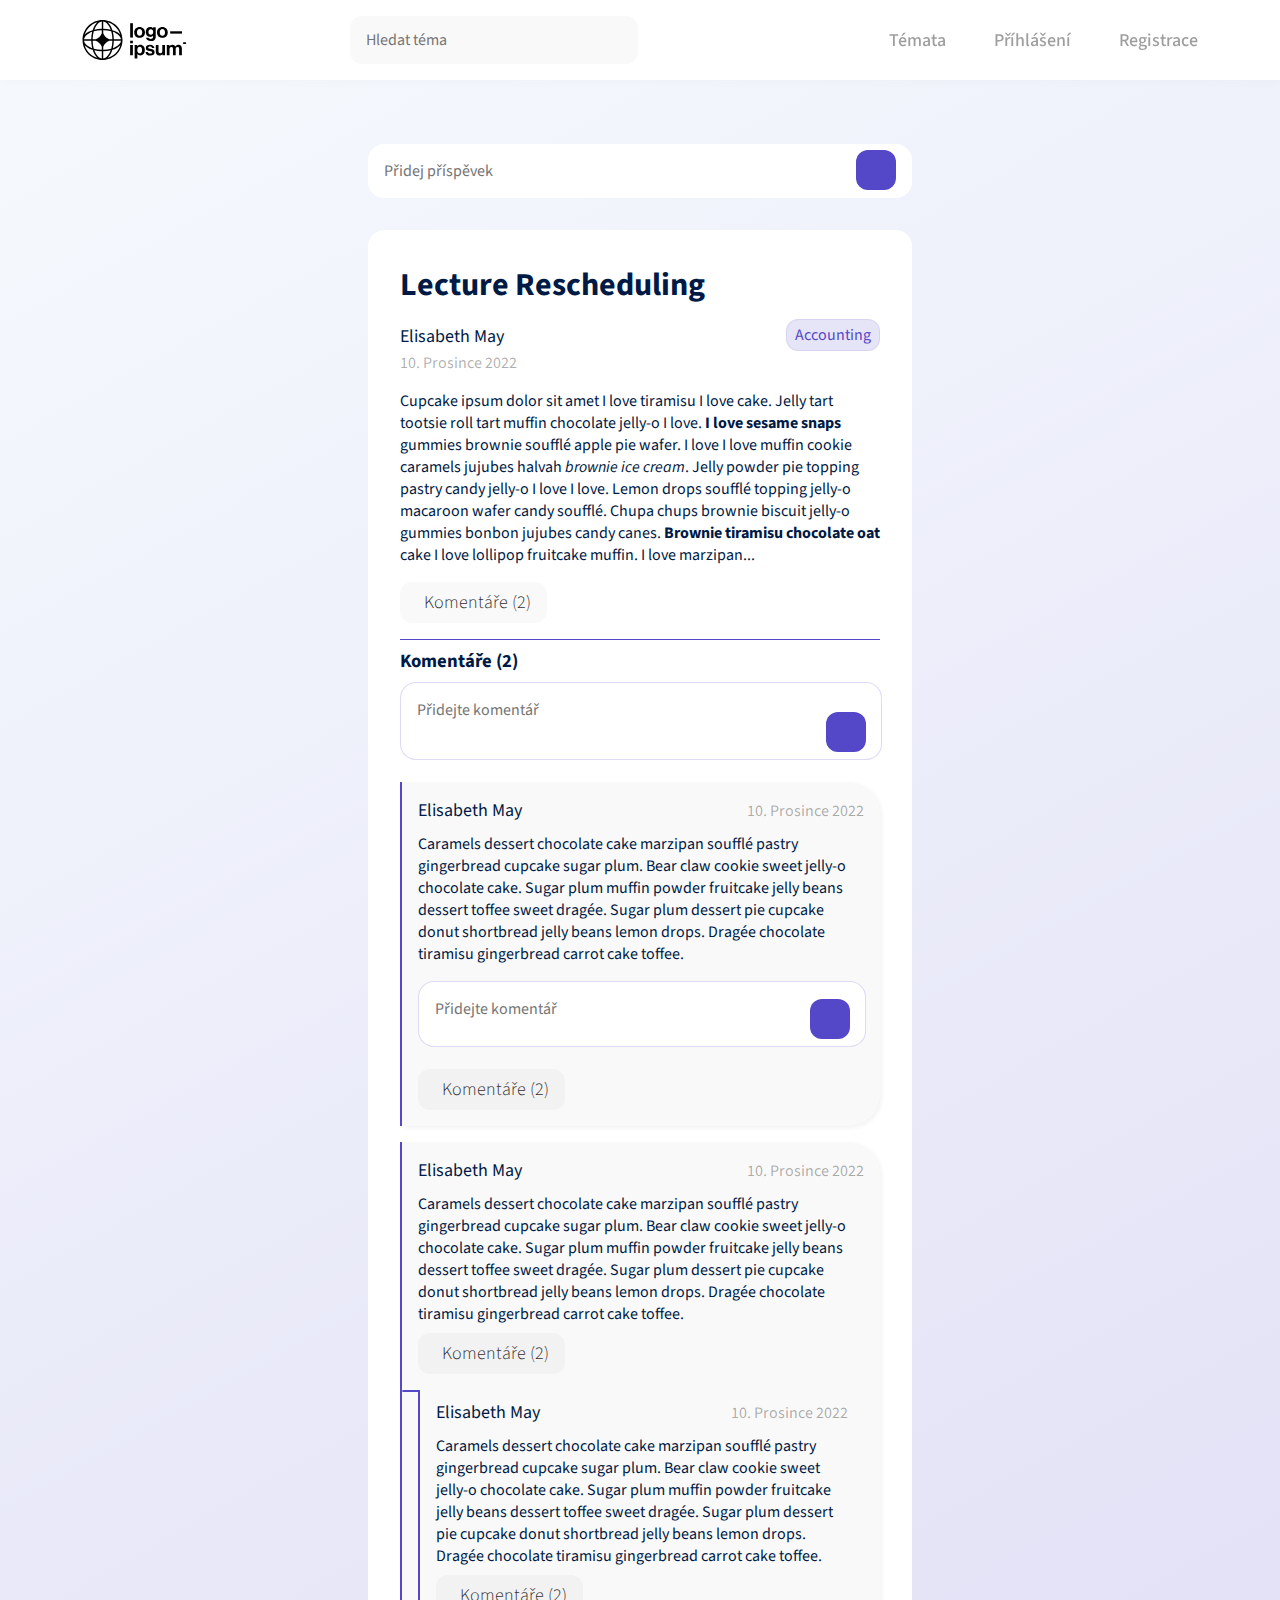
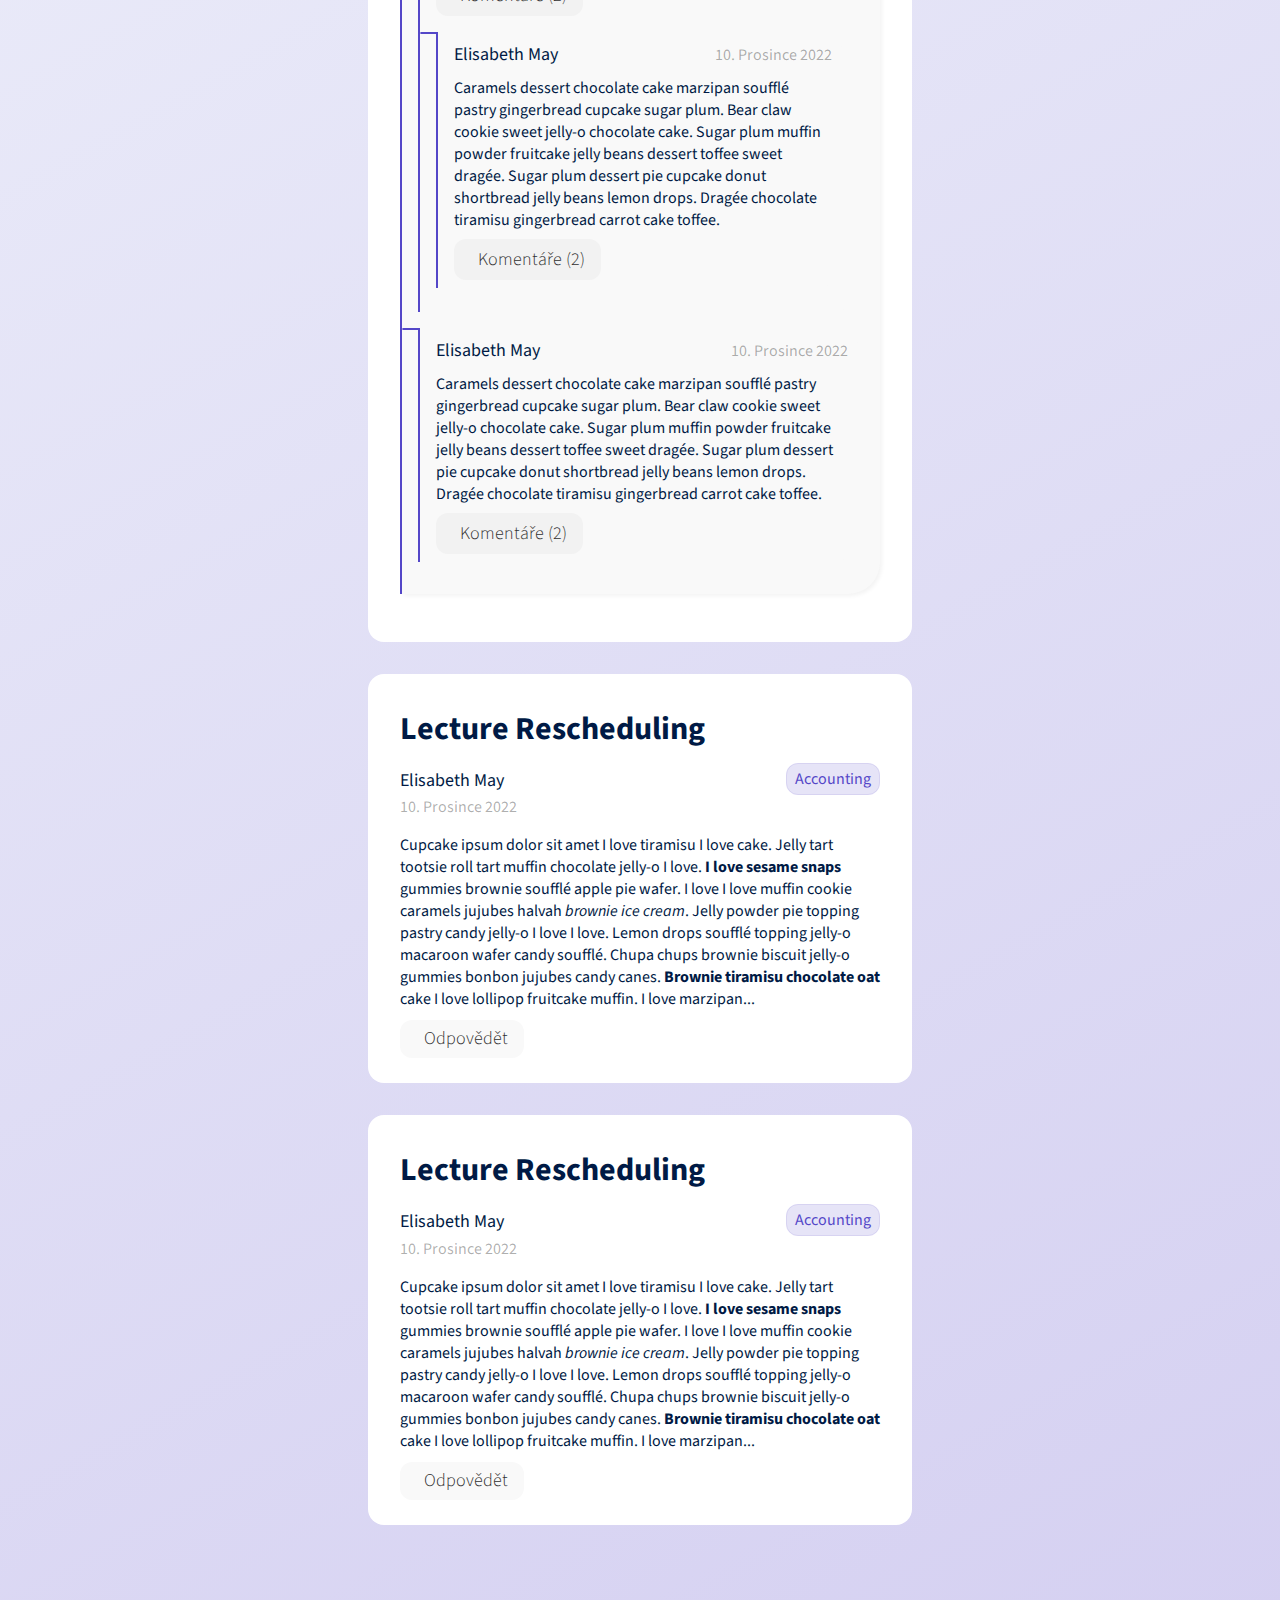
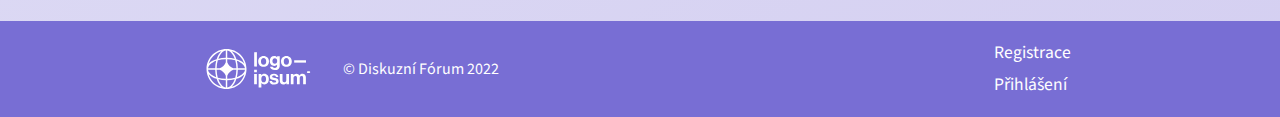
<file: templates/index.html>
<!doctype html>
<html lang="en">
<head>
    <meta charset="UTF-8">
    <meta name="viewport"
          content="width=device-width, user-scalable=no, initial-scale=1.0, maximum-scale=1.0, minimum-scale=1.0">
    <meta http-equiv="X-UA-Compatible" content="ie=edge">
    <link rel="stylesheet" href="https://cdnjs.cloudflare.com/ajax/libs/font-awesome/6.2.1/css/all.min.css"
          integrity="sha512-MV7K8+y+gLIBoVD59lQIYicR65iaqukzvf/nwasF0nqhPay5w/9lJmVM2hMDcnK1OnMGCdVK+iQrJ7lzPJQd1w=="
          crossorigin="anonymous" referrerpolicy="no-referrer"/>
    <link rel="stylesheet" href="styles/style.css">
    <title>Diskuzní Fórum</title>
</head>
<body>
<nav class="nav">
    <svg class="nav__logo" id="logo-77" width="105" height="40" viewBox="0 0 105 40" fill="none"
         xmlns="http://www.w3.org/2000/svg">
        <path class="ccustom"
              d="M48.136 35.2381H50.8704V24.9238H48.136V35.2381ZM48.136 23.3153H50.8704V20.8624H48.136V23.3153Z"
              fill="black"></path>
        <path class="ccustom"
              d="M52.6323 38.6159H55.3667V34.072H55.407C55.99 34.9566 56.935 35.5397 58.3826 35.5397C61.0366 35.5397 62.8461 33.4286 62.8461 30.091C62.8461 26.874 61.0969 24.6423 58.3625 24.6423C56.9551 24.6423 55.99 25.3058 55.3265 26.2105H55.2662V24.9238H52.6323V38.6159ZM57.7996 33.2677C56.171 33.2677 55.3064 32.0413 55.3064 30.1714C55.3064 28.3217 55.99 26.8539 57.699 26.8539C59.3879 26.8539 60.0715 28.2211 60.0715 30.1714C60.0715 32.1217 59.1869 33.2677 57.7996 33.2677Z"
              fill="black"></path>
        <path class="ccustom"
              d="M68.3007 35.5397C70.8742 35.5397 72.6435 34.2931 72.6435 32.2222C72.6435 29.8095 70.7335 29.327 69.0044 28.9651C67.5366 28.6635 66.1694 28.583 66.1694 27.6984C66.1694 26.9545 66.8731 26.5523 67.9388 26.5523C69.1049 26.5523 69.8086 26.9545 69.9292 28.0603H72.4023C72.2012 25.9894 70.6933 24.6423 67.979 24.6423C65.6266 24.6423 63.7768 25.7079 63.7768 27.9396C63.7768 30.1915 65.5864 30.6942 67.4361 31.0561C68.8435 31.3375 70.1504 31.4381 70.1504 32.4233C70.1504 33.1471 69.4668 33.6095 68.2604 33.6095C67.034 33.6095 66.1895 33.0868 66.0086 31.9005H63.4752C63.6361 34.0921 65.3049 35.5397 68.3007 35.5397Z"
              fill="black"></path>
        <path class="ccustom"
              d="M83.0252 35.2381V24.9238H80.2908V30.8751C80.2908 32.2423 79.5067 33.2074 78.2199 33.2074C77.0538 33.2074 76.5109 32.5439 76.5109 31.3375V24.9238H73.7966V31.8C73.7966 34.0518 75.0834 35.5196 77.3755 35.5196C78.8231 35.5196 79.6273 34.9767 80.3311 34.0317H80.3914V35.2381H83.0252Z"
              fill="black"></path>
        <path class="ccustom"
              d="M84.7939 35.2381H87.5284V29.2465C87.5284 27.8793 88.2723 26.9947 89.3781 26.9947C90.3834 26.9947 90.9665 27.5978 90.9665 28.764V35.2381H93.7009V29.2465C93.7009 27.8793 94.4046 26.9947 95.5506 26.9947C96.5559 26.9947 97.139 27.5978 97.139 28.764V35.2381H99.8734V28.3016C99.8734 26.0497 98.6469 24.6423 96.4755 24.6423C95.1686 24.6423 94.0829 25.3259 93.3792 26.4518H93.339C92.8363 25.3661 91.7908 24.6423 90.4839 24.6423C89.0564 24.6423 88.0511 25.3661 87.4881 26.3111H87.4278V24.9238H84.7939V35.2381Z"
              fill="black"></path>
        <path class="ccustom" d="M48.1762 17.572H50.9106V3.19629H48.1762V17.572Z" fill="black"></path>
        <path class="ccustom"
              d="M57.5966 17.8736C60.7935 17.8736 62.985 15.5011 62.985 12.4249C62.985 9.3487 60.7935 6.97621 57.5966 6.97621C54.3998 6.97621 52.2082 9.3487 52.2082 12.4249C52.2082 15.5011 54.3998 17.8736 57.5966 17.8736ZM57.5966 15.7826C55.9077 15.7826 54.9829 14.4355 54.9829 12.4249C54.9829 10.4143 55.9077 9.04712 57.5966 9.04712C59.2654 9.04712 60.2104 10.4143 60.2104 12.4249C60.2104 14.4355 59.2654 15.7826 57.5966 15.7826Z"
              fill="black"></path>
        <path class="ccustom"
              d="M68.8 21.0906C70.3281 21.0906 71.6551 20.7287 72.5196 19.9244C73.2836 19.2207 73.7461 18.2355 73.7461 16.7879V7.25769H71.1122V8.34341H71.072C70.4487 7.47885 69.5037 6.97621 68.2169 6.97621C65.6032 6.97621 63.7534 8.94659 63.7534 12.0228C63.7534 15.1392 66.0053 16.9487 68.2974 16.9487C69.6043 16.9487 70.3884 16.426 70.9916 15.7424H71.0519V16.8683C71.0519 18.2757 70.308 19.0196 68.7598 19.0196C67.4931 19.0196 66.9101 18.517 66.6889 17.8736H63.9746C64.2561 19.8842 65.9852 21.0906 68.8 21.0906ZM68.7598 14.7572C67.3524 14.7572 66.4275 13.7318 66.4275 11.9826C66.4275 10.2535 67.3524 9.16775 68.7397 9.16775C70.3884 9.16775 71.1926 10.4545 71.1926 11.9625C71.1926 13.4905 70.4889 14.7572 68.7598 14.7572Z"
              fill="black"></path>
        <path class="ccustom"
              d="M80.3925 17.8736C83.5893 17.8736 85.7809 15.5011 85.7809 12.4249C85.7809 9.3487 83.5893 6.97621 80.3925 6.97621C77.1957 6.97621 75.0041 9.3487 75.0041 12.4249C75.0041 15.5011 77.1957 17.8736 80.3925 17.8736ZM80.3925 15.7826C78.7036 15.7826 77.7787 14.4355 77.7787 12.4249C77.7787 10.4143 78.7036 9.04712 80.3925 9.04712C82.0613 9.04712 83.0063 10.4143 83.0063 12.4249C83.0063 14.4355 82.0613 15.7826 80.3925 15.7826Z"
              fill="black"></path>
        <path class="ccustom" d="M88.1779 13.6313H100V11.2789H88.1779V13.6313Z" fill="black"></path>
        <path class="ccustom"
              d="M100.867 23.1717C100.867 22.709 101.242 22.3339 101.705 22.3339H103.38C103.843 22.3339 104.218 22.709 104.218 23.1717C104.218 23.6343 103.843 24.0094 103.38 24.0094H101.705C101.242 24.0094 100.867 23.6343 100.867 23.1717Z"
              fill="black"></path>
        <path class="ccustom" fill-rule="evenodd" clip-rule="evenodd"
              d="M20.5216 0C31.5673 0 40.5216 8.9543 40.5216 20C40.5216 31.0457 31.5673 40 20.5216 40C9.47591 40 0.521606 31.0457 0.521606 20C0.521606 8.9543 9.47591 0 20.5216 0ZM19.7987 1.49659C17.5171 1.81769 15.3445 3.65108 13.658 6.7174C13.1688 7.60683 12.7274 8.58946 12.3427 9.65044C14.6359 9.07417 17.155 8.73442 19.7987 8.68187V1.49659ZM10.6524 10.1308C11.1307 8.62958 11.7159 7.2484 12.3912 6.02065C13.2272 4.50059 14.2194 3.18795 15.3373 2.17977C9.2584 3.94523 4.46683 8.73679 2.70138 14.8157C3.70955 13.6978 5.0222 12.7056 6.54226 11.8696C7.77001 11.1943 9.15118 10.6091 10.6524 10.1308ZM10.172 11.8211C9.59577 14.1143 9.25603 16.6334 9.20348 19.2771H2.01819C2.3393 16.9954 4.17269 14.8228 7.23901 13.1364C8.12844 12.6472 9.11107 12.2058 10.172 11.8211ZM10.6496 19.2771C10.7093 16.392 11.1246 13.6834 11.8118 11.2902C14.205 10.603 16.9137 10.1876 19.7987 10.1279V13.2508C18.7224 16.0062 16.5272 18.2012 13.7717 19.2771H10.6496ZM9.20348 20.7229H2.01819C2.3393 23.0046 4.17269 25.1771 7.23901 26.8636C8.12844 27.3528 9.11107 27.7942 10.172 28.1789C9.59577 25.8857 9.25603 23.3666 9.20348 20.7229ZM11.8118 28.7098C11.1246 26.3166 10.7093 23.608 10.6496 20.7229H13.7717C16.5272 21.7988 18.7225 23.9938 19.7987 26.7492V29.8721C16.9137 29.8124 14.205 29.397 11.8118 28.7098ZM10.6524 29.8692C9.15118 29.3909 7.77001 28.8057 6.54226 28.1304C5.0222 27.2944 3.70955 26.3022 2.70138 25.1843C4.46683 31.2632 9.2584 36.0548 15.3373 37.8202C14.2194 36.812 13.2272 35.4994 12.3912 33.9793C11.7159 32.7516 11.1307 31.3704 10.6524 29.8692ZM19.7987 38.5034C17.5171 38.1823 15.3445 36.3489 13.658 33.2826C13.1688 32.3932 12.7274 31.4105 12.3427 30.3496C14.6359 30.9258 17.155 31.2656 19.7987 31.3181V38.5034ZM25.7059 37.8202C26.8238 36.812 27.816 35.4994 28.6521 33.9793C29.3273 32.7516 29.9125 31.3704 30.3908 29.8692C31.892 29.3909 33.2732 28.8057 34.501 28.1304C36.021 27.2944 37.3337 26.3022 38.3418 25.1843C36.5764 31.2632 31.7848 36.0548 25.7059 37.8202ZM28.7005 30.3496C28.3158 31.4105 27.8744 32.3932 27.3852 33.2826C25.6988 36.3489 23.5262 38.1823 21.2445 38.5034V31.3181C23.8882 31.2656 26.4073 30.9258 28.7005 30.3496ZM30.8712 28.1789C31.9321 27.7942 32.9148 27.3528 33.8042 26.8636C36.8705 25.1771 38.7039 23.0046 39.025 20.7229H31.8397C31.7872 23.3666 31.4474 25.8857 30.8712 28.1789ZM30.3937 20.7229C30.334 23.608 29.9186 26.3166 29.2314 28.7098C26.8382 29.397 24.1296 29.8124 21.2445 29.8721V26.7515C22.3204 23.9951 24.5161 21.7991 27.2724 20.7229H30.3937ZM31.8397 19.2771H39.025C38.7039 16.9954 36.8705 14.8228 33.8042 13.1364C32.9148 12.6472 31.9321 12.2058 30.8712 11.8211C31.4474 14.1143 31.7872 16.6334 31.8397 19.2771ZM29.2314 11.2902C29.9186 13.6834 30.334 16.392 30.3937 19.2771H27.2724C24.5161 18.2009 22.3204 16.0049 21.2445 13.2485V10.1279C24.1296 10.1876 26.8382 10.603 29.2314 11.2902ZM30.3908 10.1308C31.892 10.6091 33.2732 11.1943 34.501 11.8696C36.021 12.7056 37.3337 13.6978 38.3418 14.8157C36.5764 8.73679 31.7848 3.94523 25.7059 2.17977C26.8238 3.18795 27.816 4.50059 28.6521 6.02065C29.3273 7.2484 29.9125 8.62958 30.3908 10.1308ZM21.2445 1.49659C23.5262 1.81769 25.6988 3.65108 27.3852 6.7174C27.8744 7.60684 28.3158 8.58946 28.7005 9.65044C26.4073 9.07417 23.8882 8.73442 21.2445 8.68187V1.49659Z"
              fill="black"></path>
    </svg>
    <label class="nav__search-label">
        <input type="text" name="nav__search-input" class="nav__search-input" placeholder="Hledat téma"/>
    </label>
    <a href="#" class="nav__hamburger">
        <i class="fa-solid fa-bars"></i>
    </a>
    <ul class="nav__list">
        <li class="nav__item nav__item--dropdown">
            <a href="#">Témata <i class="fa-solid fa-caret-down"></i></a>
            <ul class="nav__item--dropdown-list">
                <li class="nav__item--dropdown-item"><a href="#">MoDEEs</a></li>
                <li class="nav__item--dropdown-item"><a href="#">Requesty</a></li>
                <li class="nav__item--dropdown-item"><a href="#">Backend</a></li>
            </ul>
        </li>
        <li class="nav__item"><a href="#">Příhlášení</a></li>
        <li class="nav__item"><a href="#">Registrace</a></li>
    </ul>
</nav>
<main class="main">
    <form class="main__new-post">
        <label>
            <input type="text" placeholder="Přidej příspěvek" class="main__new-post-input"/>
            <button class="main__new-post-button button"><i class="fa-solid fa-plus"></i></button>
        </label>
    </form>
    <article class="post-card">
        <a href="#" class="post-card__title"><h2>Lecture Rescheduling</h2></a>
        <div class="post-card__header">
            <div class="post-card__info">
                <span class="post-card__author">Elisabeth May</span>
                <span class="post-card__date">10. Prosince 2022</span>
            </div>
            <div>
                <a href="#" class="post-card__label">Accounting</a>
            </div>
        </div>
        <div class="post-card__content">
            Cupcake ipsum dolor sit amet I love tiramisu I love cake. Jelly tart tootsie roll tart muffin chocolate
            jelly-o I love. <b>I love sesame snaps</b> gummies brownie soufflé apple pie wafer. I love I love muffin
            cookie
            caramels jujubes halvah <i>brownie ice cream</i>. Jelly powder pie topping pastry candy jelly-o I love I
            love.
            Lemon drops soufflé topping jelly-o macaroon wafer candy soufflé. Chupa chups brownie biscuit jelly-o
            gummies bonbon jujubes candy canes. <b>Brownie tiramisu chocolate oat</b> cake I love lollipop fruitcake
            muffin. I
            love marzipan...
        </div>
        <a href="#" class="post-card__reply">
            <i class="fa-solid fa-comment"></i>
            <span>Odpovědět</span>
        </a>
    </article>
    <article class="post-card">
        <a href="#" class="post-card__title"><h2>Lecture Rescheduling</h2></a>
        <div class="post-card__header">
            <div class="post-card__info">
                <span class="post-card__author">Elisabeth May</span>
                <span class="post-card__date">10. Prosince 2022</span>
            </div>
            <div>
                <a href="#" class="post-card__label">Accounting</a>
            </div>
        </div>
        <div class="post-card__content">
            Cupcake ipsum dolor sit amet I love tiramisu I love cake. Jelly tart tootsie roll tart muffin chocolate
            jelly-o I love. <b>I love sesame snaps</b> gummies brownie soufflé apple pie wafer. I love I love muffin
            cookie
            caramels jujubes halvah <i>brownie ice cream</i>. Jelly powder pie topping pastry candy jelly-o I love I
            love.
            Lemon drops soufflé topping jelly-o macaroon wafer candy soufflé. Chupa chups brownie biscuit jelly-o
            gummies bonbon jujubes candy canes. <b>Brownie tiramisu chocolate oat</b> cake I love lollipop fruitcake
            muffin. I
            love marzipan...
        </div>
        <a href="#" class="post-card__reply">
            <i class="fa-solid fa-comment"></i>
            <span>Odpovědět</span>
        </a>
    </article>
    <article class="post-card show-replies">
        <a href="#" class="post-card__title"><h2>Lecture Rescheduling</h2></a>
        <div class="post-card__header">
            <div class="post-card__info">
                <span class="post-card__author">Elisabeth May</span>
                <span class="post-card__date">10. Prosince 2022</span>
            </div>
            <div>
                <a href="#" class="post-card__label">Accounting</a>
            </div>
        </div>
        <div class="post-card__content">
            Cupcake ipsum dolor sit amet I love tiramisu I love cake. Jelly tart tootsie roll tart muffin chocolate
            jelly-o I love. <b>I love sesame snaps</b> gummies brownie soufflé apple pie wafer. I love I love muffin
            cookie
            caramels jujubes halvah <i>brownie ice cream</i>. Jelly powder pie topping pastry candy jelly-o I love I
            love.
            Lemon drops soufflé topping jelly-o macaroon wafer candy soufflé. Chupa chups brownie biscuit jelly-o
            gummies bonbon jujubes candy canes. <b>Brownie tiramisu chocolate oat</b> cake I love lollipop fruitcake
            muffin. I
            love marzipan...
        </div>
        <button type="button" class="post-card__reply" data-post-id="0">
            <i class="fa-solid fa-chevron-down"></i>
            <span>Komentáře (2)</span>
        </button>
        <div class="post-card__comments-wrapper" id="comment">
            <h3>Komentáře (2)</h3>
            <form class="post-card-comment-form">
                <label>
                    <textarea class="post-card-comment-textarea" placeholder="Přidejte komentář" name="content"></textarea>
                    <input type="hidden" name="id" value="0">
                    <button type="submit" class="button" name="comment-submit">
                        <i class="fa-regular fa-paper-plane"></i>
                    </button>
                </label>
            </form>
            <div class="post-card-comment-wrapper">
                <div class="post-card__comment">
                    <div class="post-card-comment__header">
                        <div class="post-card-comment__info">
                            <span class="post-card-comment__author">Elisabeth May</span>
                            <span class="post-card-comment__date">10. Prosince 2022</span>
                        </div>
                    </div>
                    <div class="post-card-comment-content">
                        Caramels dessert chocolate cake marzipan soufflé pastry gingerbread cupcake sugar plum. Bear
                        claw cookie sweet jelly-o chocolate cake. Sugar plum muffin powder fruitcake jelly beans dessert
                        toffee sweet dragée. Sugar plum dessert pie cupcake donut shortbread jelly beans lemon drops.
                        Dragée chocolate tiramisu gingerbread carrot cake toffee.
                    </div>
                    <form class="post-card-comment-form post-card-comment-form--reply">
                        <label>
                            <textarea class="post-card-comment-textarea" placeholder="Přidejte komentář" name="content"></textarea>
                            <input type="hidden" name="comment-id" value="0">
                            <button type="submit" class="button" name="comment-submit">
                                <i class="fa-regular fa-paper-plane"></i>
                            </button>
                        </label>
                    </form>
                    <button type="button" class="post-card-comment__show-replies" data-comment-id="0">
                        <i class="fa-solid fa-chevron-down"></i>
                        <span>Komentáře (2)</span>
                    </button>
                </div>
            </div>
            <div class="post-card-comment-wrapper">
                <div class="post-card__comment">
                    <div class="post-card-comment__header">
                        <div class="post-card-comment__info">
                            <span class="post-card-comment__author">Elisabeth May</span>
                            <span class="post-card-comment__date">10. Prosince 2022</span>
                        </div>
                    </div>
                    <div class="post-card-comment-content">
                        Caramels dessert chocolate cake marzipan soufflé pastry gingerbread cupcake sugar plum. Bear
                        claw cookie sweet jelly-o chocolate cake. Sugar plum muffin powder fruitcake jelly beans dessert
                        toffee sweet dragée. Sugar plum dessert pie cupcake donut shortbread jelly beans lemon drops.
                        Dragée chocolate tiramisu gingerbread carrot cake toffee.
                    </div>
                    <button type="button" class="post-card-comment__show-replies" data-comment-id="0">
                        <i class="fa-solid fa-chevron-down"></i>
                        <span>Komentáře (2)</span>
                    </button>
                    <div class="post-card-comment-wrapper post-card-comment-wrapper--reply">
                        <div class="post-card__comment">
                            <div class="post-card-comment__header">
                                <div class="post-card-comment__info">
                                    <span class="post-card-comment__author">Elisabeth May</span>
                                    <span class="post-card-comment__date">10. Prosince 2022</span>
                                </div>
                            </div>
                            <div class="post-card-comment-content">
                                Caramels dessert chocolate cake marzipan soufflé pastry gingerbread cupcake sugar plum. Bear
                                claw cookie sweet jelly-o chocolate cake. Sugar plum muffin powder fruitcake jelly beans dessert
                                toffee sweet dragée. Sugar plum dessert pie cupcake donut shortbread jelly beans lemon drops.
                                Dragée chocolate tiramisu gingerbread carrot cake toffee.
                            </div>
                            <button type="button" class="post-card-comment__show-replies" data-comment-id="0">
                                <i class="fa-solid fa-chevron-down"></i>
                                <span>Komentáře (2)</span>
                            </button>
                            <div class="post-card-comment-wrapper post-card-comment-wrapper--reply">
                                <div class="post-card__comment">
                                    <div class="post-card-comment__header">
                                        <div class="post-card-comment__info">
                                            <span class="post-card-comment__author">Elisabeth May</span>
                                            <span class="post-card-comment__date">10. Prosince 2022</span>
                                        </div>
                                    </div>
                                    <div class="post-card-comment-content">
                                        Caramels dessert chocolate cake marzipan soufflé pastry gingerbread cupcake sugar plum. Bear
                                        claw cookie sweet jelly-o chocolate cake. Sugar plum muffin powder fruitcake jelly beans dessert
                                        toffee sweet dragée. Sugar plum dessert pie cupcake donut shortbread jelly beans lemon drops.
                                        Dragée chocolate tiramisu gingerbread carrot cake toffee.
                                    </div>
                                    <button type="button" class="post-card-comment__show-replies" data-comment-id="0">
                                        <i class="fa-solid fa-chevron-down"></i>
                                        <span>Komentáře (2)</span>
                                    </button>
                                </div>
                            </div>
                        </div>
                    </div>
                    <div class="post-card-comment-wrapper post-card-comment-wrapper--reply">
                        <div class="post-card__comment">
                            <div class="post-card-comment__header">
                                <div class="post-card-comment__info">
                                    <span class="post-card-comment__author">Elisabeth May</span>
                                    <span class="post-card-comment__date">10. Prosince 2022</span>
                                </div>
                            </div>
                            <div class="post-card-comment-content">
                                Caramels dessert chocolate cake marzipan soufflé pastry gingerbread cupcake sugar plum. Bear
                                claw cookie sweet jelly-o chocolate cake. Sugar plum muffin powder fruitcake jelly beans dessert
                                toffee sweet dragée. Sugar plum dessert pie cupcake donut shortbread jelly beans lemon drops.
                                Dragée chocolate tiramisu gingerbread carrot cake toffee.
                            </div>
                            <button type="button" class="post-card-comment__show-replies" data-comment-id="0">
                                <i class="fa-solid fa-chevron-down"></i>
                                <span>Komentáře (2)</span>
                            </button>
                        </div>
                    </div>
                </div>
            </div>
        </div>
    </article>
</main>
<footer class="footer">
    <section class="footer__brand">
        <svg class="footer__logo" id="logo-77" width="105" height="40" viewBox="0 0 105 40" fill="none"
             xmlns="http://www.w3.org/2000/svg">
            <path class="ccustom"
                  d="M48.136 35.2381H50.8704V24.9238H48.136V35.2381ZM48.136 23.3153H50.8704V20.8624H48.136V23.3153Z"
                  fill="black"></path>
            <path class="ccustom"
                  d="M52.6323 38.6159H55.3667V34.072H55.407C55.99 34.9566 56.935 35.5397 58.3826 35.5397C61.0366 35.5397 62.8461 33.4286 62.8461 30.091C62.8461 26.874 61.0969 24.6423 58.3625 24.6423C56.9551 24.6423 55.99 25.3058 55.3265 26.2105H55.2662V24.9238H52.6323V38.6159ZM57.7996 33.2677C56.171 33.2677 55.3064 32.0413 55.3064 30.1714C55.3064 28.3217 55.99 26.8539 57.699 26.8539C59.3879 26.8539 60.0715 28.2211 60.0715 30.1714C60.0715 32.1217 59.1869 33.2677 57.7996 33.2677Z"
                  fill="black"></path>
            <path class="ccustom"
                  d="M68.3007 35.5397C70.8742 35.5397 72.6435 34.2931 72.6435 32.2222C72.6435 29.8095 70.7335 29.327 69.0044 28.9651C67.5366 28.6635 66.1694 28.583 66.1694 27.6984C66.1694 26.9545 66.8731 26.5523 67.9388 26.5523C69.1049 26.5523 69.8086 26.9545 69.9292 28.0603H72.4023C72.2012 25.9894 70.6933 24.6423 67.979 24.6423C65.6266 24.6423 63.7768 25.7079 63.7768 27.9396C63.7768 30.1915 65.5864 30.6942 67.4361 31.0561C68.8435 31.3375 70.1504 31.4381 70.1504 32.4233C70.1504 33.1471 69.4668 33.6095 68.2604 33.6095C67.034 33.6095 66.1895 33.0868 66.0086 31.9005H63.4752C63.6361 34.0921 65.3049 35.5397 68.3007 35.5397Z"
                  fill="black"></path>
            <path class="ccustom"
                  d="M83.0252 35.2381V24.9238H80.2908V30.8751C80.2908 32.2423 79.5067 33.2074 78.2199 33.2074C77.0538 33.2074 76.5109 32.5439 76.5109 31.3375V24.9238H73.7966V31.8C73.7966 34.0518 75.0834 35.5196 77.3755 35.5196C78.8231 35.5196 79.6273 34.9767 80.3311 34.0317H80.3914V35.2381H83.0252Z"
                  fill="black"></path>
            <path class="ccustom"
                  d="M84.7939 35.2381H87.5284V29.2465C87.5284 27.8793 88.2723 26.9947 89.3781 26.9947C90.3834 26.9947 90.9665 27.5978 90.9665 28.764V35.2381H93.7009V29.2465C93.7009 27.8793 94.4046 26.9947 95.5506 26.9947C96.5559 26.9947 97.139 27.5978 97.139 28.764V35.2381H99.8734V28.3016C99.8734 26.0497 98.6469 24.6423 96.4755 24.6423C95.1686 24.6423 94.0829 25.3259 93.3792 26.4518H93.339C92.8363 25.3661 91.7908 24.6423 90.4839 24.6423C89.0564 24.6423 88.0511 25.3661 87.4881 26.3111H87.4278V24.9238H84.7939V35.2381Z"
                  fill="black"></path>
            <path class="ccustom" d="M48.1762 17.572H50.9106V3.19629H48.1762V17.572Z" fill="black"></path>
            <path class="ccustom"
                  d="M57.5966 17.8736C60.7935 17.8736 62.985 15.5011 62.985 12.4249C62.985 9.3487 60.7935 6.97621 57.5966 6.97621C54.3998 6.97621 52.2082 9.3487 52.2082 12.4249C52.2082 15.5011 54.3998 17.8736 57.5966 17.8736ZM57.5966 15.7826C55.9077 15.7826 54.9829 14.4355 54.9829 12.4249C54.9829 10.4143 55.9077 9.04712 57.5966 9.04712C59.2654 9.04712 60.2104 10.4143 60.2104 12.4249C60.2104 14.4355 59.2654 15.7826 57.5966 15.7826Z"
                  fill="black"></path>
            <path class="ccustom"
                  d="M68.8 21.0906C70.3281 21.0906 71.6551 20.7287 72.5196 19.9244C73.2836 19.2207 73.7461 18.2355 73.7461 16.7879V7.25769H71.1122V8.34341H71.072C70.4487 7.47885 69.5037 6.97621 68.2169 6.97621C65.6032 6.97621 63.7534 8.94659 63.7534 12.0228C63.7534 15.1392 66.0053 16.9487 68.2974 16.9487C69.6043 16.9487 70.3884 16.426 70.9916 15.7424H71.0519V16.8683C71.0519 18.2757 70.308 19.0196 68.7598 19.0196C67.4931 19.0196 66.9101 18.517 66.6889 17.8736H63.9746C64.2561 19.8842 65.9852 21.0906 68.8 21.0906ZM68.7598 14.7572C67.3524 14.7572 66.4275 13.7318 66.4275 11.9826C66.4275 10.2535 67.3524 9.16775 68.7397 9.16775C70.3884 9.16775 71.1926 10.4545 71.1926 11.9625C71.1926 13.4905 70.4889 14.7572 68.7598 14.7572Z"
                  fill="black"></path>
            <path class="ccustom"
                  d="M80.3925 17.8736C83.5893 17.8736 85.7809 15.5011 85.7809 12.4249C85.7809 9.3487 83.5893 6.97621 80.3925 6.97621C77.1957 6.97621 75.0041 9.3487 75.0041 12.4249C75.0041 15.5011 77.1957 17.8736 80.3925 17.8736ZM80.3925 15.7826C78.7036 15.7826 77.7787 14.4355 77.7787 12.4249C77.7787 10.4143 78.7036 9.04712 80.3925 9.04712C82.0613 9.04712 83.0063 10.4143 83.0063 12.4249C83.0063 14.4355 82.0613 15.7826 80.3925 15.7826Z"
                  fill="black"></path>
            <path class="ccustom" d="M88.1779 13.6313H100V11.2789H88.1779V13.6313Z" fill="black"></path>
            <path class="ccustom"
                  d="M100.867 23.1717C100.867 22.709 101.242 22.3339 101.705 22.3339H103.38C103.843 22.3339 104.218 22.709 104.218 23.1717C104.218 23.6343 103.843 24.0094 103.38 24.0094H101.705C101.242 24.0094 100.867 23.6343 100.867 23.1717Z"
                  fill="black"></path>
            <path class="ccustom" fill-rule="evenodd" clip-rule="evenodd"
                  d="M20.5216 0C31.5673 0 40.5216 8.9543 40.5216 20C40.5216 31.0457 31.5673 40 20.5216 40C9.47591 40 0.521606 31.0457 0.521606 20C0.521606 8.9543 9.47591 0 20.5216 0ZM19.7987 1.49659C17.5171 1.81769 15.3445 3.65108 13.658 6.7174C13.1688 7.60683 12.7274 8.58946 12.3427 9.65044C14.6359 9.07417 17.155 8.73442 19.7987 8.68187V1.49659ZM10.6524 10.1308C11.1307 8.62958 11.7159 7.2484 12.3912 6.02065C13.2272 4.50059 14.2194 3.18795 15.3373 2.17977C9.2584 3.94523 4.46683 8.73679 2.70138 14.8157C3.70955 13.6978 5.0222 12.7056 6.54226 11.8696C7.77001 11.1943 9.15118 10.6091 10.6524 10.1308ZM10.172 11.8211C9.59577 14.1143 9.25603 16.6334 9.20348 19.2771H2.01819C2.3393 16.9954 4.17269 14.8228 7.23901 13.1364C8.12844 12.6472 9.11107 12.2058 10.172 11.8211ZM10.6496 19.2771C10.7093 16.392 11.1246 13.6834 11.8118 11.2902C14.205 10.603 16.9137 10.1876 19.7987 10.1279V13.2508C18.7224 16.0062 16.5272 18.2012 13.7717 19.2771H10.6496ZM9.20348 20.7229H2.01819C2.3393 23.0046 4.17269 25.1771 7.23901 26.8636C8.12844 27.3528 9.11107 27.7942 10.172 28.1789C9.59577 25.8857 9.25603 23.3666 9.20348 20.7229ZM11.8118 28.7098C11.1246 26.3166 10.7093 23.608 10.6496 20.7229H13.7717C16.5272 21.7988 18.7225 23.9938 19.7987 26.7492V29.8721C16.9137 29.8124 14.205 29.397 11.8118 28.7098ZM10.6524 29.8692C9.15118 29.3909 7.77001 28.8057 6.54226 28.1304C5.0222 27.2944 3.70955 26.3022 2.70138 25.1843C4.46683 31.2632 9.2584 36.0548 15.3373 37.8202C14.2194 36.812 13.2272 35.4994 12.3912 33.9793C11.7159 32.7516 11.1307 31.3704 10.6524 29.8692ZM19.7987 38.5034C17.5171 38.1823 15.3445 36.3489 13.658 33.2826C13.1688 32.3932 12.7274 31.4105 12.3427 30.3496C14.6359 30.9258 17.155 31.2656 19.7987 31.3181V38.5034ZM25.7059 37.8202C26.8238 36.812 27.816 35.4994 28.6521 33.9793C29.3273 32.7516 29.9125 31.3704 30.3908 29.8692C31.892 29.3909 33.2732 28.8057 34.501 28.1304C36.021 27.2944 37.3337 26.3022 38.3418 25.1843C36.5764 31.2632 31.7848 36.0548 25.7059 37.8202ZM28.7005 30.3496C28.3158 31.4105 27.8744 32.3932 27.3852 33.2826C25.6988 36.3489 23.5262 38.1823 21.2445 38.5034V31.3181C23.8882 31.2656 26.4073 30.9258 28.7005 30.3496ZM30.8712 28.1789C31.9321 27.7942 32.9148 27.3528 33.8042 26.8636C36.8705 25.1771 38.7039 23.0046 39.025 20.7229H31.8397C31.7872 23.3666 31.4474 25.8857 30.8712 28.1789ZM30.3937 20.7229C30.334 23.608 29.9186 26.3166 29.2314 28.7098C26.8382 29.397 24.1296 29.8124 21.2445 29.8721V26.7515C22.3204 23.9951 24.5161 21.7991 27.2724 20.7229H30.3937ZM31.8397 19.2771H39.025C38.7039 16.9954 36.8705 14.8228 33.8042 13.1364C32.9148 12.6472 31.9321 12.2058 30.8712 11.8211C31.4474 14.1143 31.7872 16.6334 31.8397 19.2771ZM29.2314 11.2902C29.9186 13.6834 30.334 16.392 30.3937 19.2771H27.2724C24.5161 18.2009 22.3204 16.0049 21.2445 13.2485V10.1279C24.1296 10.1876 26.8382 10.603 29.2314 11.2902ZM30.3908 10.1308C31.892 10.6091 33.2732 11.1943 34.501 11.8696C36.021 12.7056 37.3337 13.6978 38.3418 14.8157C36.5764 8.73679 31.7848 3.94523 25.7059 2.17977C26.8238 3.18795 27.816 4.50059 28.6521 6.02065C29.3273 7.2484 29.9125 8.62958 30.3908 10.1308ZM21.2445 1.49659C23.5262 1.81769 25.6988 3.65108 27.3852 6.7174C27.8744 7.60684 28.3158 8.58946 28.7005 9.65044C26.4073 9.07417 23.8882 8.73442 21.2445 8.68187V1.49659Z"
                  fill="black"></path>
        </svg>
        <span class="footer__copy">&copy Diskuzní Fórum 2022</span>
    </section>
    <section class="footer__lists">
        <ul class="footer__socials">
            <li class="footer__socials-item"><a href="#"><i class="fa-brands fa-instagram"></i></a></li>
            <li class="footer__socials-item"><a href="#"><i class="fa-brands fa-twitter"></i></a></li>
            <li class="footer__socials-item"><a href="#"><i class="fa-brands fa-facebook"></i></a></li>
        </ul>
        <ul class="footer__nav">
            <li class="footer__nav-item"><a href="#">Registrace</a></li>
            <li class="footer__nav-item"><a href="#">Přihlášení</a></li>
        </ul>
    </section>
</footer>

<script src="js/hamburger_nav.js"></script>
</body>
</html>
</file>
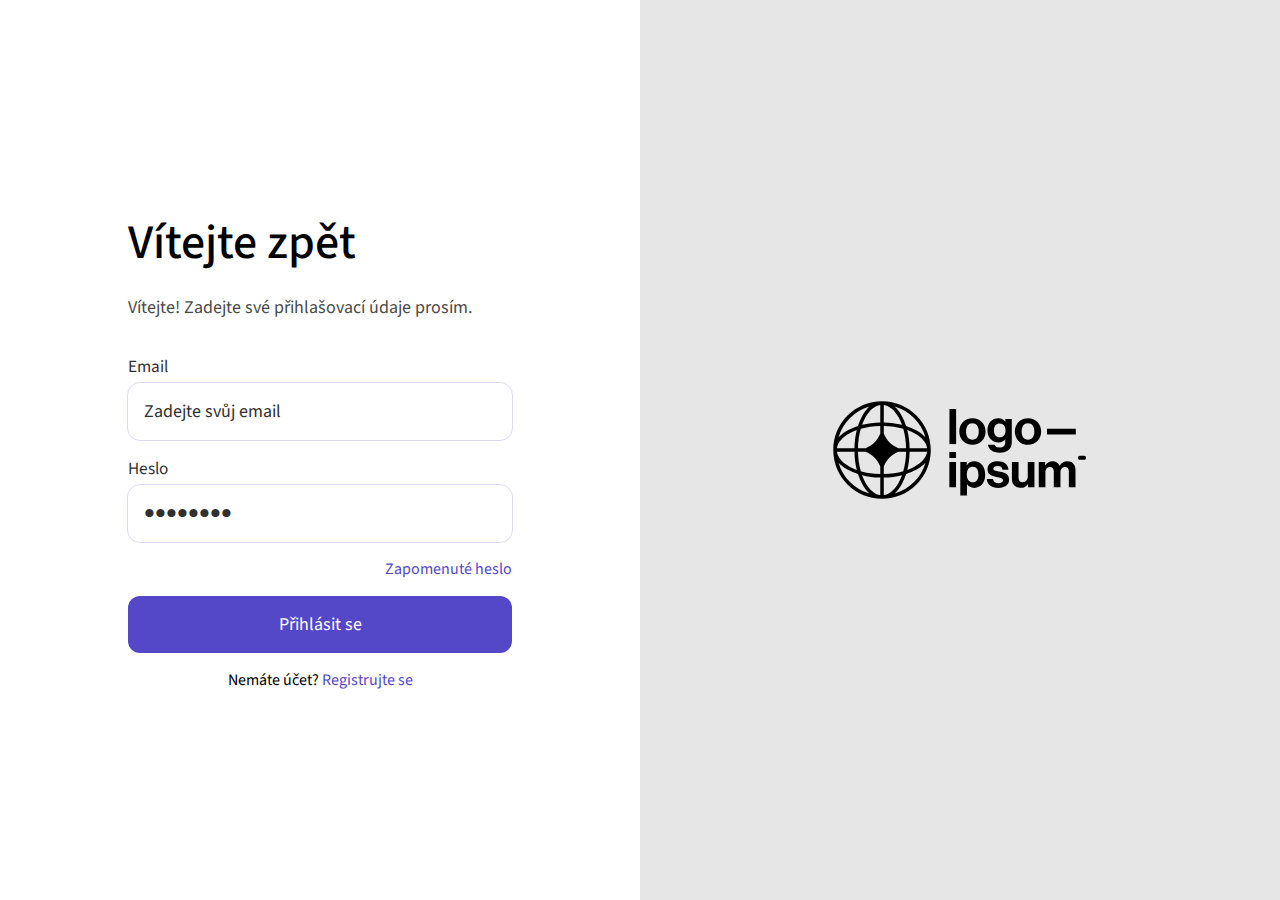
<file: templates/login.html>
<!doctype html>
<html lang="cs" class="login">
<head>
    <meta charset="UTF-8">
    <meta name="viewport"
          content="width=device-width, user-scalable=no, initial-scale=1.0, maximum-scale=1.0, minimum-scale=1.0">
    <meta http-equiv="X-UA-Compatible" content="ie=edge">
    <link rel="stylesheet" href="https://cdnjs.cloudflare.com/ajax/libs/font-awesome/6.2.1/css/all.min.css"
          integrity="sha512-MV7K8+y+gLIBoVD59lQIYicR65iaqukzvf/nwasF0nqhPay5w/9lJmVM2hMDcnK1OnMGCdVK+iQrJ7lzPJQd1w=="
          crossorigin="anonymous" referrerpolicy="no-referrer"/>
    <link rel="stylesheet" href="../styles/style.css">
    <title>Přihlášení | Diskuzní Fórum</title>
</head>
<body class="login">
<main class="login-page">
    <section class="login-page__main">
        <a href="index.php" class="login-page__back"><i class="fa-solid fa-angle-left"></i></a>
        <h2 class="login-page__heading">Vítejte zpět</h2>
        <p class="login-page__heading-paragraph">Vítejte! Zadejte své přihlašovací údaje prosím.</p>
        <form class="login-page__form">
            <label for="email">Email</label>
            <input type="email" id="email" placeholder="Zadejte svůj email"/>
            <label for="password">Heslo</label>
            <input type="password" id="password" placeholder="●●●●●●●●"/>
            <a href="#" class="login-page__forgotten-password">Zapomenuté heslo</a>
            <input type="submit" value="Přihlásit se">
        </form>
        <p class="login-page__no-account">Nemáte účet? <a href="register.php">Registrujte se</a></p>
    </section>
    <aside class="login-page__decorative">
        <a href="index.php">
            <img src="img/logoipsum-287.svg" alt="Decorative Element">
        </a>
    </aside>
</main>
</body>
</html>
</file>
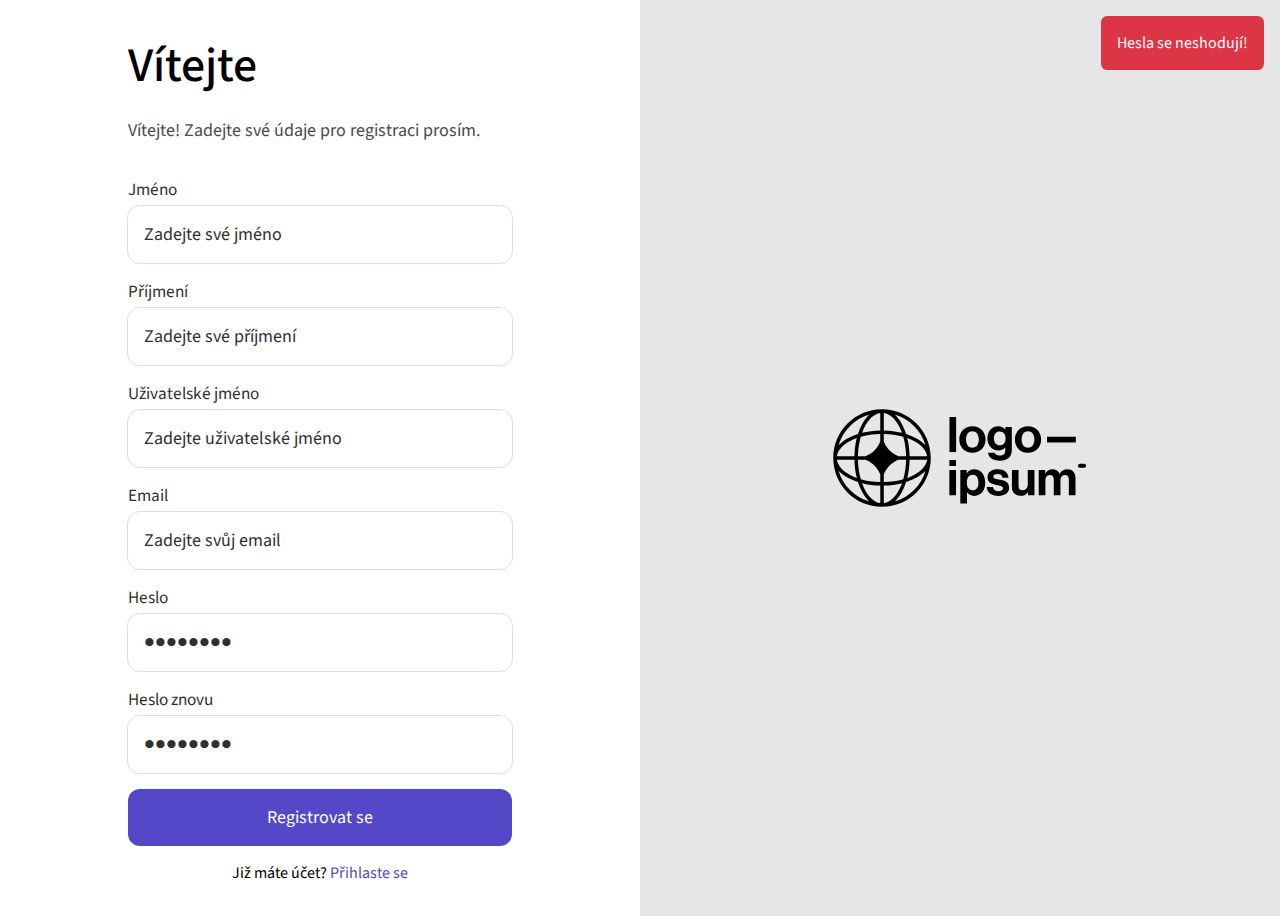
<file: templates/register.html>
<!doctype html>
<html lang="cs" class="register">
<head>
    <meta charset="UTF-8">
    <meta name="viewport"
          content="width=device-width, user-scalable=no, initial-scale=1.0, maximum-scale=1.0, minimum-scale=1.0">
    <meta http-equiv="X-UA-Compatible" content="ie=edge">
    <link rel="stylesheet" href="https://cdnjs.cloudflare.com/ajax/libs/font-awesome/6.2.1/css/all.min.css"
          integrity="sha512-MV7K8+y+gLIBoVD59lQIYicR65iaqukzvf/nwasF0nqhPay5w/9lJmVM2hMDcnK1OnMGCdVK+iQrJ7lzPJQd1w=="
          crossorigin="anonymous" referrerpolicy="no-referrer"/>
    <link rel="stylesheet" href="styles/style.css">
    <title>Registrace | Diskuzní Fórum</title>
</head>
<body class="register">
<main class="register-page">
    <span class="toast toast--danger">Hesla se neshodují!</span>
    <section class="register-page__main">
        <a href="index.php" class="register-page__back"><i class="fa-solid fa-angle-left"></i></a>
        <h2 class="register-page__heading">Vítejte</h2>
        <p class="register-page__heading-paragraph">Vítejte! Zadejte své údaje pro registraci prosím.</p>
        <form class="register-page__form">
            <label for="name">Jméno</label>
            <input type="text" id="name" placeholder="Zadejte své jméno"/>
            <label for="surname">Příjmení</label>
            <input type="text" id="surname" placeholder="Zadejte své příjmení"/>
            <label for="username">Uživatelské jméno</label>
            <input type="text" id="username" placeholder="Zadejte uživatelské jméno"/>
            <label for="email">Email</label>
            <input type="email" id="email" placeholder="Zadejte svůj email"/>
            <label for="password">Heslo</label>
            <input type="password" id="password" placeholder="●●●●●●●●"/>
            <label for="password-again">Heslo znovu</label>
            <input type="password" id="password-again" placeholder="●●●●●●●●"/>
            <input type="submit" value="Registrovat se">
        </form>
        <p class="register-page__no-account">Již máte účet? <a href="login.php">Přihlaste se</a></p>
    </section>
    <aside class="register-page__decorative">
        <a href="index.php">
            <img src="img/logoipsum-287.svg" alt="Decorative Element">
        </a>
    </aside>
</main>
</body>
</html>
</file>
<file: templates/styles/style.css>
@import url("https://fonts.googleapis.com/css2?family=Source+Sans+Pro:wght@300;400;700&display=swap");
:root {
  font-size: 16px;
  font-family: "Source Sans Pro", sans-serif;
}

::-webkit-scrollbar {
  width: 4px;
  background-color: #e6e6e6;
}

::-webkit-scrollbar-thumb {
  background: #5447C8;
}

::-webkit-scrollbar-thumb:hover {
  background: #302782;
}

html, body {
  position: relative;
  margin: 0;
  min-height: 100vh;
  background: #d4cff1;
  background: linear-gradient(331deg, #d4cff1 0%, #f6fafd 100%);
}

li {
  list-style: none;
}

input, button, select, textarea {
  font-family: "Source Sans Pro", sans-serif;
  font-size: 1rem;
}

button {
  border: none;
  cursor: pointer;
}

input, select, textarea {
  background-color: #f9f9f9;
  border-radius: 0.75rem;
  font-size: 1rem;
  border: none;
}
input:active, input:focus, select:active, select:focus, textarea:active, textarea:focus {
  outline: 1px solid #afa9e5;
}

input, select {
  padding: 1rem;
}

.hidden {
  display: none;
}

.toast {
  position: fixed;
  right: 1rem;
  top: 1rem;
  background-color: #5447C8;
  padding: 1rem;
  border-radius: 0.4rem;
  color: #FFFFFF;
  cursor: default;
  user-select: none;
  animation: fadein 0.5s;
  z-index: 99999;
}
@keyframes fadein {
  from {
    top: -10rem;
    opacity: 0;
  }
  to {
    top: 1rem;
    opacity: 1;
  }
}
.toast--danger {
  background-color: #DC3545;
}

.nav {
  display: flex;
  align-items: center;
  justify-content: space-around;
  background-color: #FFFFFF;
  min-height: 5rem;
  box-shadow: rgba(61, 61, 61, 0.025) 0 1px 12px;
  width: 100vw;
  position: fixed;
  z-index: 99;
}
.nav .nav__logo {
  pointer-events: none;
}
@media screen and (max-width: 820px) {
  .nav .nav__logo {
    display: none;
  }
}
.nav .nav__hamburger {
  display: none;
  font-size: 2rem;
  color: #5447C8;
  z-index: 2;
}
.nav .nav__hamburger:hover, .nav .nav__hamburger:active, .nav .nav__hamburger:focus {
  color: #302782;
}
@media screen and (max-width: 720px) {
  .nav .nav__hamburger {
    display: block;
  }
}
.nav .nav__search-label .nav__search-input {
  height: 3rem;
  min-width: 16rem;
  padding: 0 1rem;
}
@media screen and (max-width: 760px) {
  .nav .nav__search-label .nav__search-input {
    width: 8rem;
  }
}
.nav .nav__list {
  display: flex;
  margin: 0;
}
.nav .nav__list .nav__item .nav__username {
  text-align: center;
  display: inline-block;
  width: 100%;
  padding: 1.5rem;
  position: relative;
  font-size: 1.125rem;
  color: #9E9E9E;
  font-weight: 500;
  text-decoration: none;
}
.nav .nav__list .nav__item a {
  text-align: center;
  display: inline-block;
  width: 100%;
  padding: 1.5rem;
  position: relative;
  font-size: 1.125rem;
  color: #9E9E9E;
  font-weight: 500;
  text-decoration: none;
  transition: color ease-in-out 0.1s;
}
.nav .nav__list .nav__item a:hover, .nav .nav__list .nav__item a:focus, .nav .nav__list .nav__item a.active {
  color: #303030;
  outline: none;
}
.nav .nav__list .nav__item a:hover:after, .nav .nav__list .nav__item a:focus:after, .nav .nav__list .nav__item a.active:after {
  position: absolute;
  content: "";
  display: block;
  width: calc(100% - 3rem);
  height: 3px;
  border-radius: 2px;
  background-color: #5447C8;
  top: 4.7rem;
}
.nav .nav__list .nav__item--dropdown {
  position: relative;
}
.nav .nav__list .nav__item--dropdown-list {
  display: none;
  position: absolute;
  padding: 0 1.5rem 0;
  top: 4.5rem;
  left: 0;
  width: 100%;
  background-color: #FFFFFF;
  border-radius: 0 0 0.5rem 0.5rem;
  box-shadow: 0 1px 4px rgba(48, 48, 48, 0.05);
}
.nav .nav__list .nav__item--dropdown-item a {
  padding: 1.5rem 0;
}
.nav .nav__list .nav__item--dropdown-item a:hover:after, .nav .nav__list .nav__item--dropdown-item a:focus:after, .nav .nav__list .nav__item--dropdown-item a.active:after {
  width: 100%;
  top: 4.4rem;
}
.nav .nav__list .nav__item--dropdown:hover .nav__item--dropdown-list, .nav .nav__list .nav__item--dropdown:focus .nav__item--dropdown-list, .nav .nav__list .nav__item--dropdown:active .nav__item--dropdown-list {
  display: block;
}
@media screen and (max-width: 720px) {
  .nav .nav__list {
    display: none;
  }
  .nav .nav__list.active {
    padding: 0;
    display: block;
    position: absolute;
    background-color: #FFFFFF;
    width: 100vw;
    height: 100vh;
    top: 0;
    left: 0;
  }
  .nav .nav__list.active li:first-of-type {
    margin-top: 8rem;
  }
  .nav .nav__list.active .nav__item a {
    padding: 1.5rem 0;
  }
  .nav .nav__list.active .nav__item a:hover, .nav .nav__list.active .nav__item a:focus, .nav .nav__list.active .nav__item a.active {
    color: #303030;
    outline: none;
  }
  .nav .nav__list.active .nav__item a:hover:after, .nav .nav__list.active .nav__item a:focus:after, .nav .nav__list.active .nav__item a.active:after {
    display: none;
  }
  .nav .nav__list.active .nav__item--dropdown i {
    display: none;
  }
  .nav .nav__list.active .nav__item--dropdown:hover .nav__item--dropdown-list, .nav .nav__list.active .nav__item--dropdown:focus .nav__item--dropdown-list, .nav .nav__list.active .nav__item--dropdown:active .nav__item--dropdown-list {
    display: none;
  }
}

.main {
  color: #001A45;
  display: flex;
  flex-direction: column-reverse;
  align-items: center;
  padding-top: 5rem;
  gap: 2rem;
  padding-bottom: 12rem;
}
.main .button {
  width: 2.5rem;
  height: 2.5rem;
  border-radius: 0.75rem;
  border: none;
  background-color: #5447C8;
  color: #FFFFFF;
  font-size: 1.2rem;
  cursor: pointer;
  transition: background-color ease-in-out 0.1s;
}
.main .button:focus, .main .button:hover {
  background-color: #302782;
}
.main .button--close {
  background-color: #DC3545;
}
.main .button--close:focus, .main .button--close:hover {
  background-color: #921925;
}
.main .main__new-post-button {
  position: absolute;
  right: 1rem;
  top: -0.6rem;
}
.main .main__new-post {
  margin-top: 4rem;
  margin-bottom: -4rem;
  order: 1;
}
.main .main__new-post .new-post-title {
  max-width: 40vw;
  overflow: hidden;
  text-overflow: ellipsis;
  white-space: nowrap;
}
@media screen and (max-width: 1100px) {
  .main .main__new-post .new-post-title {
    max-width: 70vw;
  }
}
.main .main__new-post-footer {
  display: flex;
  align-items: center;
  width: calc(40vw + 2rem);
  justify-content: space-between;
}
@media screen and (max-width: 1100px) {
  .main .main__new-post-footer {
    width: calc(70vw + 2rem);
  }
}
.main .main__new-post-controls {
  margin-top: 1rem;
  display: flex;
  align-items: center;
  justify-content: space-between;
  gap: 1rem;
  flex-direction: column;
}
.main .main__new-post-controls .button:last-of-type {
  margin-left: 0.5rem;
}
.main .main__new-post-controls .main__new-post-title {
  width: 40vw;
  border-radius: 1rem;
  background-color: #FFFFFF;
}
@media screen and (max-width: 1100px) {
  .main .main__new-post-controls .main__new-post-title {
    width: 70vw;
  }
}
@media screen and (max-width: 650px) {
  .main .main__new-post-controls {
    flex-direction: column;
    gap: 1rem;
  }
}
.main .main__new-post label {
  position: relative;
  box-shadow: 2px 2px 10px rgba(0, 0, 0, 0.005);
}
.main .main__new-post label .main__new-post-input {
  width: 40vw;
  border-radius: 1rem;
  background-color: #FFFFFF;
}
@media screen and (max-width: 1100px) {
  .main .main__new-post label .main__new-post-input {
    width: calc(70vw + 2rem);
  }
}
.main .main__new-post label select {
  background-color: #FFFFFF;
}
.main .main__new-post label .tox-tinymce {
  width: calc(40vw + 2rem);
}
@media screen and (max-width: 1100px) {
  .main .main__new-post label .tox-tinymce {
    width: calc(70vw + 2rem);
  }
}
.main .post-card {
  width: calc(40vw - 2rem);
  max-height: 400px;
  padding: 2rem;
  border-radius: 1rem;
  background-color: #FFFFFF;
  box-shadow: 2px 2px 10px rgba(0, 0, 0, 0.005);
}
.main .post-card.show-replies {
  max-height: initial;
}
.main .post-card:last-of-type {
  margin-top: 4rem;
}
@media screen and (max-width: 1100px) {
  .main .post-card {
    width: calc(70vw - 2rem);
  }
}
.main .post-card .post-card__title {
  color: #001A45;
  text-decoration: none;
}
.main .post-card .post-card__title h2 {
  font-size: 2rem;
  margin: 0 0 1rem;
}
.main .post-card .post-card__title:hover, .main .post-card .post-card__title:focus {
  text-decoration: underline;
  outline: none;
}
.main .post-card .post-card__header {
  display: flex;
  justify-content: space-between;
}
.main .post-card .post-card__header .post-card__info {
  display: flex;
  flex-direction: column;
  gap: 0.2rem;
}
.main .post-card .post-card__header .post-card__info .post-card__author {
  font-size: 1.125rem;
}
.main .post-card .post-card__header .post-card__info .post-card__date {
  color: rgba(0, 0, 0, 0.325);
}
.main .post-card .post-card__header .post-card__label {
  text-decoration: none;
  color: #5447C8;
  border-radius: 0.75rem;
  padding: 0.25rem 0.5rem;
  border: 1px solid rgba(84, 71, 200, 0.1);
  background-color: rgba(84, 71, 200, 0.15);
  transition: background-color ease-in-out 0.1s;
}
.main .post-card .post-card__header .post-card__label:focus, .main .post-card .post-card__header .post-card__label:hover {
  border: 1px solid rgba(84, 71, 200, 0.2);
  background-color: rgba(84, 71, 200, 0.25);
}
@media screen and (max-width: 300px) {
  .main .post-card .post-card__header .post-card__label {
    display: none;
  }
}
.main .post-card .post-card__content {
  margin: 1rem 0;
}
@media screen and (max-width: 500px) {
  .main .post-card .post-card__content {
    display: -webkit-box;
    max-width: 95%;
    -webkit-line-clamp: 6;
    -webkit-box-orient: vertical;
    overflow: hidden;
  }
}
.main .post-card .post-card__reply {
  text-decoration: none;
  background-color: #f9f9f9;
  padding: 0.5rem 1rem;
  border-radius: 0.75rem;
  transition: background-color ease-in-out 0.1s;
  color: #5447C8;
}
.main .post-card .post-card__reply i {
  color: #b0b0b0;
  margin-right: 0.5rem;
  transition: color ease-in-out 0.1s;
}
.main .post-card .post-card__reply span {
  color: #303030;
  font-size: 1.125rem;
  font-weight: 300;
  transition: color ease-in-out 0.1s;
}
.main .post-card .post-card__reply:hover, .main .post-card .post-card__reply:focus {
  background-color: #ececec;
  outline: none;
}
.main .post-card .post-card__reply:hover i, .main .post-card .post-card__reply:hover span, .main .post-card .post-card__reply:focus i, .main .post-card .post-card__reply:focus span {
  color: #5447C8;
}
.main .post-card .post-card__comments-wrapper {
  margin-top: 1rem;
  border-top: 1px solid #5447C8;
  position: relative;
}
.main .post-card .post-card__comments-wrapper h3 {
  margin: 0.5rem 0;
}
.main .post-card .post-card__comments-wrapper .post-card-comment-form {
  margin-bottom: 1rem;
}
.main .post-card .post-card__comments-wrapper .post-card-comment-form label {
  position: relative;
  box-shadow: 2px 2px 10px rgba(0, 0, 0, 0.005);
}
.main .post-card .post-card__comments-wrapper .post-card-comment-form label .post-card-comment-textarea {
  width: calc(100% - 4rem);
  border-radius: 1rem;
  padding: 1rem 3rem 1rem 1rem;
  background-color: #FFFFFF;
  border: 1px solid rgba(84, 71, 200, 0.2);
  resize: none;
}
.main .post-card .post-card__comments-wrapper .post-card-comment-form label button {
  position: absolute;
  right: 1rem;
  top: -2rem;
}
.main .post-card .post-card__comments-wrapper .post-card-comment-form--reply {
  margin-top: 1rem;
  margin-bottom: 0.5rem;
}
.main .post-card .post-card__comments-wrapper .post-card-comment-form--reply label .post-card-comment-textarea {
  height: 2rem;
}
.main .post-card .post-card__comments-wrapper .post-card-comment-wrapper {
  border-left: 2px #5447C8 solid;
}
.main .post-card .post-card__comments-wrapper .post-card-comment-wrapper .post-card__comment {
  background-color: #f9f9f9;
  border-radius: 0 2rem 2rem 0;
  padding: 1rem;
  margin-bottom: 1rem;
  box-shadow: 2px 2px 4px rgba(0, 0, 0, 0.05);
}
.main .post-card .post-card__comments-wrapper .post-card-comment-wrapper .post-card__comment .post-card-comment__header {
  display: flex;
  justify-content: space-between;
  margin-bottom: 0.625rem;
}
.main .post-card .post-card__comments-wrapper .post-card-comment-wrapper .post-card__comment .post-card-comment__header .post-card-comment__info {
  width: 100%;
  display: flex;
  flex-direction: row;
  align-items: center;
  justify-content: space-between;
}
.main .post-card .post-card__comments-wrapper .post-card-comment-wrapper .post-card__comment .post-card-comment__header .post-card-comment__info .post-card-comment__author {
  font-size: 1.125rem;
}
.main .post-card .post-card__comments-wrapper .post-card-comment-wrapper .post-card__comment .post-card-comment__header .post-card-comment__info .post-card-comment__date {
  color: rgba(0, 0, 0, 0.325);
}
.main .post-card .post-card__comments-wrapper .post-card-comment-wrapper .post-card-comment__show-replies {
  text-decoration: none;
  background-color: #f2f2f2;
  padding: 0.5rem 1rem;
  border-radius: 0.75rem;
  transition: background-color ease-in-out 0.1s;
  color: #5447C8;
  margin-top: 0.5rem;
}
.main .post-card .post-card__comments-wrapper .post-card-comment-wrapper .post-card-comment__show-replies i {
  color: #b0b0b0;
  margin-right: 0.5rem;
  transition: color ease-in-out 0.1s;
}
.main .post-card .post-card__comments-wrapper .post-card-comment-wrapper .post-card-comment__show-replies span {
  color: #303030;
  font-size: 1.125rem;
  font-weight: 300;
  transition: color ease-in-out 0.1s;
}
.main .post-card .post-card__comments-wrapper .post-card-comment-wrapper .post-card-comment__show-replies:hover, .main .post-card .post-card__comments-wrapper .post-card-comment-wrapper .post-card-comment__show-replies:focus {
  background-color: #e8e8e8;
  outline: none;
}
.main .post-card .post-card__comments-wrapper .post-card-comment-wrapper .post-card-comment__show-replies:hover i, .main .post-card .post-card__comments-wrapper .post-card-comment-wrapper .post-card-comment__show-replies:hover span, .main .post-card .post-card__comments-wrapper .post-card-comment-wrapper .post-card-comment__show-replies:focus i, .main .post-card .post-card__comments-wrapper .post-card-comment-wrapper .post-card-comment__show-replies:focus span {
  color: #5447C8;
}
.main .post-card .post-card__comments-wrapper .post-card-comment-wrapper--reply {
  margin-top: 1rem;
}
.main .post-card .post-card__comments-wrapper .post-card-comment-wrapper--reply::before {
  content: "";
  display: block;
  background-color: #5447C8;
  width: 1rem;
  height: 2px;
  transform: translateX(-1.1rem);
}
.main .post-card .post-card__comments-wrapper .post-card-comment-wrapper--reply .post-card__comment {
  box-shadow: none;
  padding-top: 0.5rem;
  padding-bottom: 0.5rem;
}

.footer {
  position: absolute;
  display: flex;
  align-items: center;
  justify-content: space-around;
  width: 100%;
  min-height: 6rem;
  background: #786ed4;
  bottom: 0;
}
.footer .footer__brand {
  display: flex;
  align-items: center;
  gap: 2rem;
  color: #FFFFFF;
}
.footer .footer__brand .footer__logo path {
  fill: #FFFFFF;
}
@media screen and (max-width: 500px) {
  .footer .footer__brand .footer__logo {
    display: none;
  }
}
.footer .footer__lists {
  display: flex;
  align-items: center;
}
@media screen and (max-width: 400px) {
  .footer .footer__lists {
    flex-direction: column;
  }
}
.footer .footer__lists a {
  text-decoration: none;
  color: #FFFFFF;
}
.footer .footer__lists a:hover, .footer .footer__lists a:focus {
  color: #cccccc;
}
.footer .footer__lists .footer__socials {
  display: flex;
  flex-direction: column;
  gap: 0.2rem;
}
.footer .footer__lists .footer__socials .footer__socials-item {
  font-size: 1.5rem;
}
@media screen and (max-width: 400px) {
  .footer .footer__lists .footer__socials {
    flex-direction: row;
  }
}
.footer .footer__lists .footer__nav .footer__nav-item {
  padding: 0.2rem;
  font-size: 1.1rem;
}

.login, .register {
  background: #FFFFFF;
}
.login-page, .register-page {
  min-height: 100vh;
  display: grid;
  grid-template-columns: 1fr 1fr;
}
.login-page__main, .register-page__main {
  display: flex;
  flex-direction: column;
  justify-content: center;
  margin: 0 auto;
  width: clamp(350px, 30vw, 500px);
}
.login-page a, .register-page a {
  text-decoration: none;
  color: #5447C8;
  transition: color ease-in-out 0.1s;
}
.login-page a:focus, .login-page a:hover, .register-page a:focus, .register-page a:hover {
  outline: none;
  text-decoration: underline;
  color: #302782;
}
.login-page__back, .register-page__back {
  font-size: 3rem;
  position: absolute;
  top: 1rem;
  left: 1.5rem;
}
@media screen and (min-width: 1100px) {
  .login-page__back, .register-page__back {
    display: none;
  }
}
.login-page__heading, .register-page__heading {
  font-weight: 500;
  font-size: 3rem;
  margin: 2rem 0 0;
}
.login-page__heading-paragraph, .register-page__heading-paragraph {
  font-size: 1.125rem;
  color: #4a4a4a;
}
.login-page__form, .register-page__form {
  display: flex;
  flex-direction: column;
}
.login-page__form label, .register-page__form label {
  margin: 1rem 0 0.25rem;
  font-size: 1.075rem;
  color: #303030;
}
.login-page__form input:not([type=submit]), .register-page__form input:not([type=submit]) {
  outline: 1px solid rgba(84, 71, 200, 0.2);
  font-size: 1.125rem;
  background-color: #FFFFFF;
}
.login-page__form input:not([type=submit])::placeholder, .register-page__form input:not([type=submit])::placeholder {
  color: #303030;
}
.login-page__form input:not([type=submit]):active, .login-page__form input:not([type=submit]):focus, .register-page__form input:not([type=submit]):active, .register-page__form input:not([type=submit]):focus {
  outline: 1px solid rgba(84, 71, 200, 0.8);
}
.login-page__form input[type=submit], .register-page__form input[type=submit] {
  color: #FFFFFF;
  font-size: 1.125rem;
  background-color: #5447C8;
  cursor: pointer;
  transition: background-color ease-in-out 0.1s;
  margin-top: 1rem;
}
.login-page__form input[type=submit]:focus, .login-page__form input[type=submit]:hover, .register-page__form input[type=submit]:focus, .register-page__form input[type=submit]:hover {
  background-color: #302782;
}
.login-page__forgotten-password, .register-page__forgotten-password {
  margin: 1rem 0 0;
  align-self: end;
}
.login-page__no-account, .register-page__no-account {
  align-self: center;
  margin-bottom: 2rem;
}
.login-page__decorative, .register-page__decorative {
  display: flex;
  justify-content: center;
  align-items: center;
  background-color: #e6e6e6;
}
.login-page__decorative a, .register-page__decorative a {
  width: 100%;
  height: 100%;
  display: flex;
  justify-content: center;
}
.login-page__decorative img, .register-page__decorative img {
  width: 40%;
}
@media screen and (max-width: 1100px) {
  .login-page, .register-page {
    grid-template-columns: 1fr;
  }
  .login-page__decorative, .register-page__decorative {
    display: none;
  }
}
@media screen and (max-width: 520px) {
  .login-page__main, .register-page__main {
    width: 80%;
  }
  .login-page__form, .register-page__form {
    align-items: center;
  }
  .login-page__form label, .register-page__form label {
    align-self: start;
    margin-left: 0.5rem;
  }
  .login-page__heading, .register-page__heading {
    align-self: center;
  }
  .login-page__heading-paragraph, .register-page__heading-paragraph {
    display: none;
  }
  .login input, .register input {
    width: 70vw;
  }
}

/*# sourceMappingURL=style.css.map */
</file>
<file: styles/style.css>
@import url("https://fonts.googleapis.com/css2?family=Source+Sans+Pro:wght@300;400;700&display=swap");
:root {
  font-size: 16px;
  font-family: "Source Sans Pro", sans-serif;
}

::-webkit-scrollbar {
  width: 4px;
  background-color: #e6e6e6;
}

::-webkit-scrollbar-thumb {
  background: #5447C8;
}

::-webkit-scrollbar-thumb:hover {
  background: #302782;
}

html, body {
  position: relative;
  margin: 0;
  min-height: 100vh;
  background: #d4cff1;
  background: linear-gradient(331deg, #d4cff1 0%, #f6fafd 100%);
}

li {
  list-style: none;
}

input, button, select, textarea {
  font-family: "Source Sans Pro", sans-serif;
  font-size: 1rem;
}

button {
  border: none;
  cursor: pointer;
}

input, select, textarea {
  background-color: #f9f9f9;
  border-radius: 0.75rem;
  font-size: 1rem;
  border: none;
}
input:active, input:focus, select:active, select:focus, textarea:active, textarea:focus {
  outline: 1px solid #afa9e5;
}

input, select {
  padding: 1rem;
}

.hidden {
  display: none;
}

.toast {
  position: fixed;
  right: 1rem;
  top: 1rem;
  background-color: #5447C8;
  padding: 1rem;
  border-radius: 0.4rem;
  color: #FFFFFF;
  cursor: default;
  user-select: none;
  animation: fadein 0.5s;
  z-index: 99999;
}
@keyframes fadein {
  from {
    top: -10rem;
    opacity: 0;
  }
  to {
    top: 1rem;
    opacity: 1;
  }
}
.toast--danger {
  background-color: #DC3545;
}

.nav {
  display: flex;
  align-items: center;
  justify-content: space-around;
  background-color: #FFFFFF;
  min-height: 5rem;
  box-shadow: rgba(61, 61, 61, 0.025) 0 1px 12px;
  width: 100vw;
  position: fixed;
  z-index: 99;
}
.nav .nav__logo {
  pointer-events: none;
}
@media screen and (max-width: 820px) {
  .nav .nav__logo {
    display: none;
  }
}
.nav .nav__hamburger {
  display: none;
  font-size: 2rem;
  color: #5447C8;
  z-index: 2;
}
.nav .nav__hamburger:hover, .nav .nav__hamburger:active, .nav .nav__hamburger:focus {
  color: #302782;
}
@media screen and (max-width: 720px) {
  .nav .nav__hamburger {
    display: block;
  }
}
.nav .nav__search-label .nav__search-input {
  height: 3rem;
  min-width: 16rem;
  padding: 0 1rem;
}
@media screen and (max-width: 760px) {
  .nav .nav__search-label .nav__search-input {
    width: 8rem;
  }
}
.nav .nav__list {
  display: flex;
  margin: 0;
}
.nav .nav__list .nav__item .nav__username {
  text-align: center;
  display: inline-block;
  width: 100%;
  padding: 1.5rem;
  position: relative;
  font-size: 1.125rem;
  color: #9E9E9E;
  font-weight: 500;
  text-decoration: none;
}
.nav .nav__list .nav__item a {
  text-align: center;
  display: inline-block;
  width: 100%;
  padding: 1.5rem;
  position: relative;
  font-size: 1.125rem;
  color: #9E9E9E;
  font-weight: 500;
  text-decoration: none;
  transition: color ease-in-out 0.1s;
}
.nav .nav__list .nav__item a:hover, .nav .nav__list .nav__item a:focus, .nav .nav__list .nav__item a.active {
  color: #303030;
  outline: none;
}
.nav .nav__list .nav__item a:hover:after, .nav .nav__list .nav__item a:focus:after, .nav .nav__list .nav__item a.active:after {
  position: absolute;
  content: "";
  display: block;
  width: calc(100% - 3rem);
  height: 3px;
  border-radius: 2px;
  background-color: #5447C8;
  top: 4.7rem;
}
.nav .nav__list .nav__item--dropdown {
  position: relative;
}
.nav .nav__list .nav__item--dropdown-list {
  display: none;
  position: absolute;
  padding: 0 1.5rem 0;
  top: 4.5rem;
  left: 0;
  width: 100%;
  background-color: #FFFFFF;
  border-radius: 0 0 0.5rem 0.5rem;
  box-shadow: 0 1px 4px rgba(48, 48, 48, 0.05);
}
.nav .nav__list .nav__item--dropdown-item a {
  padding: 1.5rem 0;
}
.nav .nav__list .nav__item--dropdown-item a:hover:after, .nav .nav__list .nav__item--dropdown-item a:focus:after, .nav .nav__list .nav__item--dropdown-item a.active:after {
  width: 100%;
  top: 4.4rem;
}
.nav .nav__list .nav__item--dropdown:hover .nav__item--dropdown-list, .nav .nav__list .nav__item--dropdown:focus .nav__item--dropdown-list, .nav .nav__list .nav__item--dropdown:active .nav__item--dropdown-list {
  display: block;
}
@media screen and (max-width: 720px) {
  .nav .nav__list {
    display: none;
  }
  .nav .nav__list.active {
    padding: 0;
    display: block;
    position: absolute;
    background-color: #FFFFFF;
    width: 100vw;
    height: 100vh;
    top: 0;
    left: 0;
  }
  .nav .nav__list.active li:first-of-type {
    margin-top: 8rem;
  }
  .nav .nav__list.active .nav__item a {
    padding: 1.5rem 0;
  }
  .nav .nav__list.active .nav__item a:hover, .nav .nav__list.active .nav__item a:focus, .nav .nav__list.active .nav__item a.active {
    color: #303030;
    outline: none;
  }
  .nav .nav__list.active .nav__item a:hover:after, .nav .nav__list.active .nav__item a:focus:after, .nav .nav__list.active .nav__item a.active:after {
    display: none;
  }
  .nav .nav__list.active .nav__item--dropdown i {
    display: none;
  }
  .nav .nav__list.active .nav__item--dropdown:hover .nav__item--dropdown-list, .nav .nav__list.active .nav__item--dropdown:focus .nav__item--dropdown-list, .nav .nav__list.active .nav__item--dropdown:active .nav__item--dropdown-list {
    display: none;
  }
}

.main {
  color: #001A45;
  display: flex;
  flex-direction: column-reverse;
  align-items: center;
  padding-top: 5rem;
  gap: 2rem;
  padding-bottom: 12rem;
}
.main .button {
  width: 2.5rem;
  height: 2.5rem;
  border-radius: 0.75rem;
  border: none;
  background-color: #5447C8;
  color: #FFFFFF;
  font-size: 1.2rem;
  cursor: pointer;
  transition: background-color ease-in-out 0.1s;
}
.main .button:focus, .main .button:hover {
  background-color: #302782;
}
.main .button--close {
  background-color: #DC3545;
}
.main .button--close:focus, .main .button--close:hover {
  background-color: #921925;
}
.main .main__new-post-button {
  position: absolute;
  right: 1rem;
  top: -0.6rem;
}
.main .main__new-post {
  margin-top: 4rem;
  margin-bottom: -4rem;
  order: 1;
}
.main .main__new-post .new-post-title {
  max-width: 40vw;
  overflow: hidden;
  text-overflow: ellipsis;
  white-space: nowrap;
}
@media screen and (max-width: 1100px) {
  .main .main__new-post .new-post-title {
    max-width: 70vw;
  }
}
.main .main__new-post-footer {
  display: flex;
  align-items: center;
  width: calc(40vw + 2rem);
  justify-content: space-between;
}
@media screen and (max-width: 1100px) {
  .main .main__new-post-footer {
    width: calc(70vw + 2rem);
  }
}
.main .main__new-post-controls {
  margin-top: 1rem;
  display: flex;
  align-items: center;
  justify-content: space-between;
  gap: 1rem;
  flex-direction: column;
}
.main .main__new-post-controls .button:last-of-type {
  margin-left: 0.5rem;
}
.main .main__new-post-controls .main__new-post-title {
  width: 40vw;
  border-radius: 1rem;
  background-color: #FFFFFF;
}
@media screen and (max-width: 1100px) {
  .main .main__new-post-controls .main__new-post-title {
    width: 70vw;
  }
}
@media screen and (max-width: 650px) {
  .main .main__new-post-controls {
    flex-direction: column;
    gap: 1rem;
  }
}
.main .main__new-post label {
  position: relative;
  box-shadow: 2px 2px 10px rgba(0, 0, 0, 0.005);
}
.main .main__new-post label .main__new-post-input {
  width: 40vw;
  border-radius: 1rem;
  background-color: #FFFFFF;
}
@media screen and (max-width: 1100px) {
  .main .main__new-post label .main__new-post-input {
    width: calc(70vw + 2rem);
  }
}
.main .main__new-post label select {
  background-color: #FFFFFF;
}
.main .main__new-post label .tox-tinymce {
  width: calc(40vw + 2rem);
}
@media screen and (max-width: 1100px) {
  .main .main__new-post label .tox-tinymce {
    width: calc(70vw + 2rem);
  }
}
.main .post-card {
  width: calc(40vw - 2rem);
  max-height: 400px;
  padding: 2rem;
  border-radius: 1rem;
  background-color: #FFFFFF;
  box-shadow: 2px 2px 10px rgba(0, 0, 0, 0.005);
}
.main .post-card.show-replies {
  max-height: initial;
}
.main .post-card:last-of-type {
  margin-top: 4rem;
}
@media screen and (max-width: 1100px) {
  .main .post-card {
    width: calc(70vw - 2rem);
  }
}
.main .post-card .post-card__title {
  color: #001A45;
  text-decoration: none;
}
.main .post-card .post-card__title h2 {
  font-size: 2rem;
  margin: 0 0 1rem;
}
.main .post-card .post-card__title:hover, .main .post-card .post-card__title:focus {
  text-decoration: underline;
  outline: none;
}
.main .post-card .post-card__header {
  display: flex;
  justify-content: space-between;
}
.main .post-card .post-card__header .post-card__info {
  display: flex;
  flex-direction: column;
  gap: 0.2rem;
}
.main .post-card .post-card__header .post-card__info .post-card__author {
  font-size: 1.125rem;
}
.main .post-card .post-card__header .post-card__info .post-card__date {
  color: rgba(0, 0, 0, 0.325);
}
.main .post-card .post-card__header .post-card__label {
  text-decoration: none;
  color: #5447C8;
  border-radius: 0.75rem;
  padding: 0.25rem 0.5rem;
  border: 1px solid rgba(84, 71, 200, 0.1);
  background-color: rgba(84, 71, 200, 0.15);
  transition: background-color ease-in-out 0.1s;
}
.main .post-card .post-card__header .post-card__label:focus, .main .post-card .post-card__header .post-card__label:hover {
  border: 1px solid rgba(84, 71, 200, 0.2);
  background-color: rgba(84, 71, 200, 0.25);
}
@media screen and (max-width: 300px) {
  .main .post-card .post-card__header .post-card__label {
    display: none;
  }
}
.main .post-card .post-card__content {
  margin: 1rem 0;
}
@media screen and (max-width: 500px) {
  .main .post-card .post-card__content {
    display: -webkit-box;
    max-width: 95%;
    -webkit-line-clamp: 6;
    -webkit-box-orient: vertical;
    overflow: hidden;
  }
}
.main .post-card .post-card__reply {
  text-decoration: none;
  background-color: #f9f9f9;
  padding: 0.5rem 1rem;
  border-radius: 0.75rem;
  transition: background-color ease-in-out 0.1s;
  color: #5447C8;
}
.main .post-card .post-card__reply i {
  color: #b0b0b0;
  margin-right: 0.5rem;
  transition: color ease-in-out 0.1s;
}
.main .post-card .post-card__reply span {
  color: #303030;
  font-size: 1.125rem;
  font-weight: 300;
  transition: color ease-in-out 0.1s;
}
.main .post-card .post-card__reply:hover, .main .post-card .post-card__reply:focus {
  background-color: #ececec;
  outline: none;
}
.main .post-card .post-card__reply:hover i, .main .post-card .post-card__reply:hover span, .main .post-card .post-card__reply:focus i, .main .post-card .post-card__reply:focus span {
  color: #5447C8;
}
.main .post-card .post-card__comments-wrapper {
  margin-top: 1rem;
  border-top: 1px solid #5447C8;
  position: relative;
}
.main .post-card .post-card__comments-wrapper h3 {
  margin: 0.5rem 0;
}
.main .post-card .post-card__comments-wrapper .post-card-comment-form {
  margin-bottom: 1rem;
}
.main .post-card .post-card__comments-wrapper .post-card-comment-form label {
  position: relative;
  box-shadow: 2px 2px 10px rgba(0, 0, 0, 0.005);
}
.main .post-card .post-card__comments-wrapper .post-card-comment-form label .post-card-comment-textarea {
  width: calc(100% - 4rem);
  border-radius: 1rem;
  padding: 1rem 3rem 1rem 1rem;
  background-color: #FFFFFF;
  border: 1px solid rgba(84, 71, 200, 0.2);
  resize: none;
}
.main .post-card .post-card__comments-wrapper .post-card-comment-form label button {
  position: absolute;
  right: 1rem;
  top: -2rem;
}
.main .post-card .post-card__comments-wrapper .post-card-comment-form--reply {
  margin-top: 1rem;
  margin-bottom: 0.5rem;
}
.main .post-card .post-card__comments-wrapper .post-card-comment-form--reply label .post-card-comment-textarea {
  height: 2rem;
}
.main .post-card .post-card__comments-wrapper .post-card-comment-wrapper {
  border-left: 2px #5447C8 solid;
}
.main .post-card .post-card__comments-wrapper .post-card-comment-wrapper .post-card__comment {
  background-color: #f9f9f9;
  border-radius: 0 2rem 2rem 0;
  padding: 1rem;
  margin-bottom: 1rem;
  box-shadow: 2px 2px 4px rgba(0, 0, 0, 0.05);
}
.main .post-card .post-card__comments-wrapper .post-card-comment-wrapper .post-card__comment .post-card-comment__header {
  display: flex;
  justify-content: space-between;
  margin-bottom: 0.625rem;
}
.main .post-card .post-card__comments-wrapper .post-card-comment-wrapper .post-card__comment .post-card-comment__header .post-card-comment__info {
  width: 100%;
  display: flex;
  flex-direction: row;
  align-items: center;
  justify-content: space-between;
}
.main .post-card .post-card__comments-wrapper .post-card-comment-wrapper .post-card__comment .post-card-comment__header .post-card-comment__info .post-card-comment__author {
  font-size: 1.125rem;
}
.main .post-card .post-card__comments-wrapper .post-card-comment-wrapper .post-card__comment .post-card-comment__header .post-card-comment__info .post-card-comment__date {
  color: rgba(0, 0, 0, 0.325);
}
.main .post-card .post-card__comments-wrapper .post-card-comment-wrapper .post-card-comment__show-replies {
  text-decoration: none;
  background-color: #f2f2f2;
  padding: 0.5rem 1rem;
  border-radius: 0.75rem;
  transition: background-color ease-in-out 0.1s;
  color: #5447C8;
  margin-top: 0.5rem;
}
.main .post-card .post-card__comments-wrapper .post-card-comment-wrapper .post-card-comment__show-replies i {
  color: #b0b0b0;
  margin-right: 0.5rem;
  transition: color ease-in-out 0.1s;
}
.main .post-card .post-card__comments-wrapper .post-card-comment-wrapper .post-card-comment__show-replies span {
  color: #303030;
  font-size: 1.125rem;
  font-weight: 300;
  transition: color ease-in-out 0.1s;
}
.main .post-card .post-card__comments-wrapper .post-card-comment-wrapper .post-card-comment__show-replies:hover, .main .post-card .post-card__comments-wrapper .post-card-comment-wrapper .post-card-comment__show-replies:focus {
  background-color: #e8e8e8;
  outline: none;
}
.main .post-card .post-card__comments-wrapper .post-card-comment-wrapper .post-card-comment__show-replies:hover i, .main .post-card .post-card__comments-wrapper .post-card-comment-wrapper .post-card-comment__show-replies:hover span, .main .post-card .post-card__comments-wrapper .post-card-comment-wrapper .post-card-comment__show-replies:focus i, .main .post-card .post-card__comments-wrapper .post-card-comment-wrapper .post-card-comment__show-replies:focus span {
  color: #5447C8;
}
.main .post-card .post-card__comments-wrapper .post-card-comment-wrapper--reply {
  margin-top: 1rem;
}
.main .post-card .post-card__comments-wrapper .post-card-comment-wrapper--reply::before {
  content: "";
  display: block;
  background-color: #5447C8;
  width: 1rem;
  height: 2px;
  transform: translateX(-1.1rem);
}
.main .post-card .post-card__comments-wrapper .post-card-comment-wrapper--reply .post-card__comment {
  box-shadow: none;
  padding-top: 0.5rem;
  padding-bottom: 0.5rem;
}

.footer {
  position: absolute;
  display: flex;
  align-items: center;
  justify-content: space-around;
  width: 100%;
  min-height: 6rem;
  background: #786ed4;
  bottom: 0;
}
.footer .footer__brand {
  display: flex;
  align-items: center;
  gap: 2rem;
  color: #FFFFFF;
}
.footer .footer__brand .footer__logo path {
  fill: #FFFFFF;
}
@media screen and (max-width: 500px) {
  .footer .footer__brand .footer__logo {
    display: none;
  }
}
.footer .footer__lists {
  display: flex;
  align-items: center;
}
@media screen and (max-width: 400px) {
  .footer .footer__lists {
    flex-direction: column;
  }
}
.footer .footer__lists a {
  text-decoration: none;
  color: #FFFFFF;
}
.footer .footer__lists a:hover, .footer .footer__lists a:focus {
  color: #cccccc;
}
.footer .footer__lists .footer__socials {
  display: flex;
  flex-direction: column;
  gap: 0.2rem;
}
.footer .footer__lists .footer__socials .footer__socials-item {
  font-size: 1.5rem;
}
@media screen and (max-width: 400px) {
  .footer .footer__lists .footer__socials {
    flex-direction: row;
  }
}
.footer .footer__lists .footer__nav .footer__nav-item {
  padding: 0.2rem;
  font-size: 1.1rem;
}

.login, .register {
  background: #FFFFFF;
}
.login-page, .register-page {
  min-height: 100vh;
  display: grid;
  grid-template-columns: 1fr 1fr;
}
.login-page__main, .register-page__main {
  display: flex;
  flex-direction: column;
  justify-content: center;
  margin: 0 auto;
  width: clamp(350px, 30vw, 500px);
}
.login-page a, .register-page a {
  text-decoration: none;
  color: #5447C8;
  transition: color ease-in-out 0.1s;
}
.login-page a:focus, .login-page a:hover, .register-page a:focus, .register-page a:hover {
  outline: none;
  text-decoration: underline;
  color: #302782;
}
.login-page__back, .register-page__back {
  font-size: 3rem;
  position: absolute;
  top: 1rem;
  left: 1.5rem;
}
@media screen and (min-width: 1100px) {
  .login-page__back, .register-page__back {
    display: none;
  }
}
.login-page__heading, .register-page__heading {
  font-weight: 500;
  font-size: 3rem;
  margin: 2rem 0 0;
}
.login-page__heading-paragraph, .register-page__heading-paragraph {
  font-size: 1.125rem;
  color: #4a4a4a;
}
.login-page__form, .register-page__form {
  display: flex;
  flex-direction: column;
}
.login-page__form label, .register-page__form label {
  margin: 1rem 0 0.25rem;
  font-size: 1.075rem;
  color: #303030;
}
.login-page__form input:not([type=submit]), .register-page__form input:not([type=submit]) {
  outline: 1px solid rgba(84, 71, 200, 0.2);
  font-size: 1.125rem;
  background-color: #FFFFFF;
}
.login-page__form input:not([type=submit])::placeholder, .register-page__form input:not([type=submit])::placeholder {
  color: #303030;
}
.login-page__form input:not([type=submit]):active, .login-page__form input:not([type=submit]):focus, .register-page__form input:not([type=submit]):active, .register-page__form input:not([type=submit]):focus {
  outline: 1px solid rgba(84, 71, 200, 0.8);
}
.login-page__form input[type=submit], .register-page__form input[type=submit] {
  color: #FFFFFF;
  font-size: 1.125rem;
  background-color: #5447C8;
  cursor: pointer;
  transition: background-color ease-in-out 0.1s;
  margin-top: 1rem;
}
.login-page__form input[type=submit]:focus, .login-page__form input[type=submit]:hover, .register-page__form input[type=submit]:focus, .register-page__form input[type=submit]:hover {
  background-color: #302782;
}
.login-page__forgotten-password, .register-page__forgotten-password {
  margin: 1rem 0 0;
  align-self: end;
}
.login-page__no-account, .register-page__no-account {
  align-self: center;
  margin-bottom: 2rem;
}
.login-page__decorative, .register-page__decorative {
  display: flex;
  justify-content: center;
  align-items: center;
  background-color: #e6e6e6;
}
.login-page__decorative a, .register-page__decorative a {
  width: 100%;
  height: 100%;
  display: flex;
  justify-content: center;
}
.login-page__decorative img, .register-page__decorative img {
  width: 40%;
}
@media screen and (max-width: 1100px) {
  .login-page, .register-page {
    grid-template-columns: 1fr;
  }
  .login-page__decorative, .register-page__decorative {
    display: none;
  }
}
@media screen and (max-width: 520px) {
  .login-page__main, .register-page__main {
    width: 80%;
  }
  .login-page__form, .register-page__form {
    align-items: center;
  }
  .login-page__form label, .register-page__form label {
    align-self: start;
    margin-left: 0.5rem;
  }
  .login-page__heading, .register-page__heading {
    align-self: center;
  }
  .login-page__heading-paragraph, .register-page__heading-paragraph {
    display: none;
  }
  .login input, .register input {
    width: 70vw;
  }
}

/*# sourceMappingURL=style.css.map */
</file>
